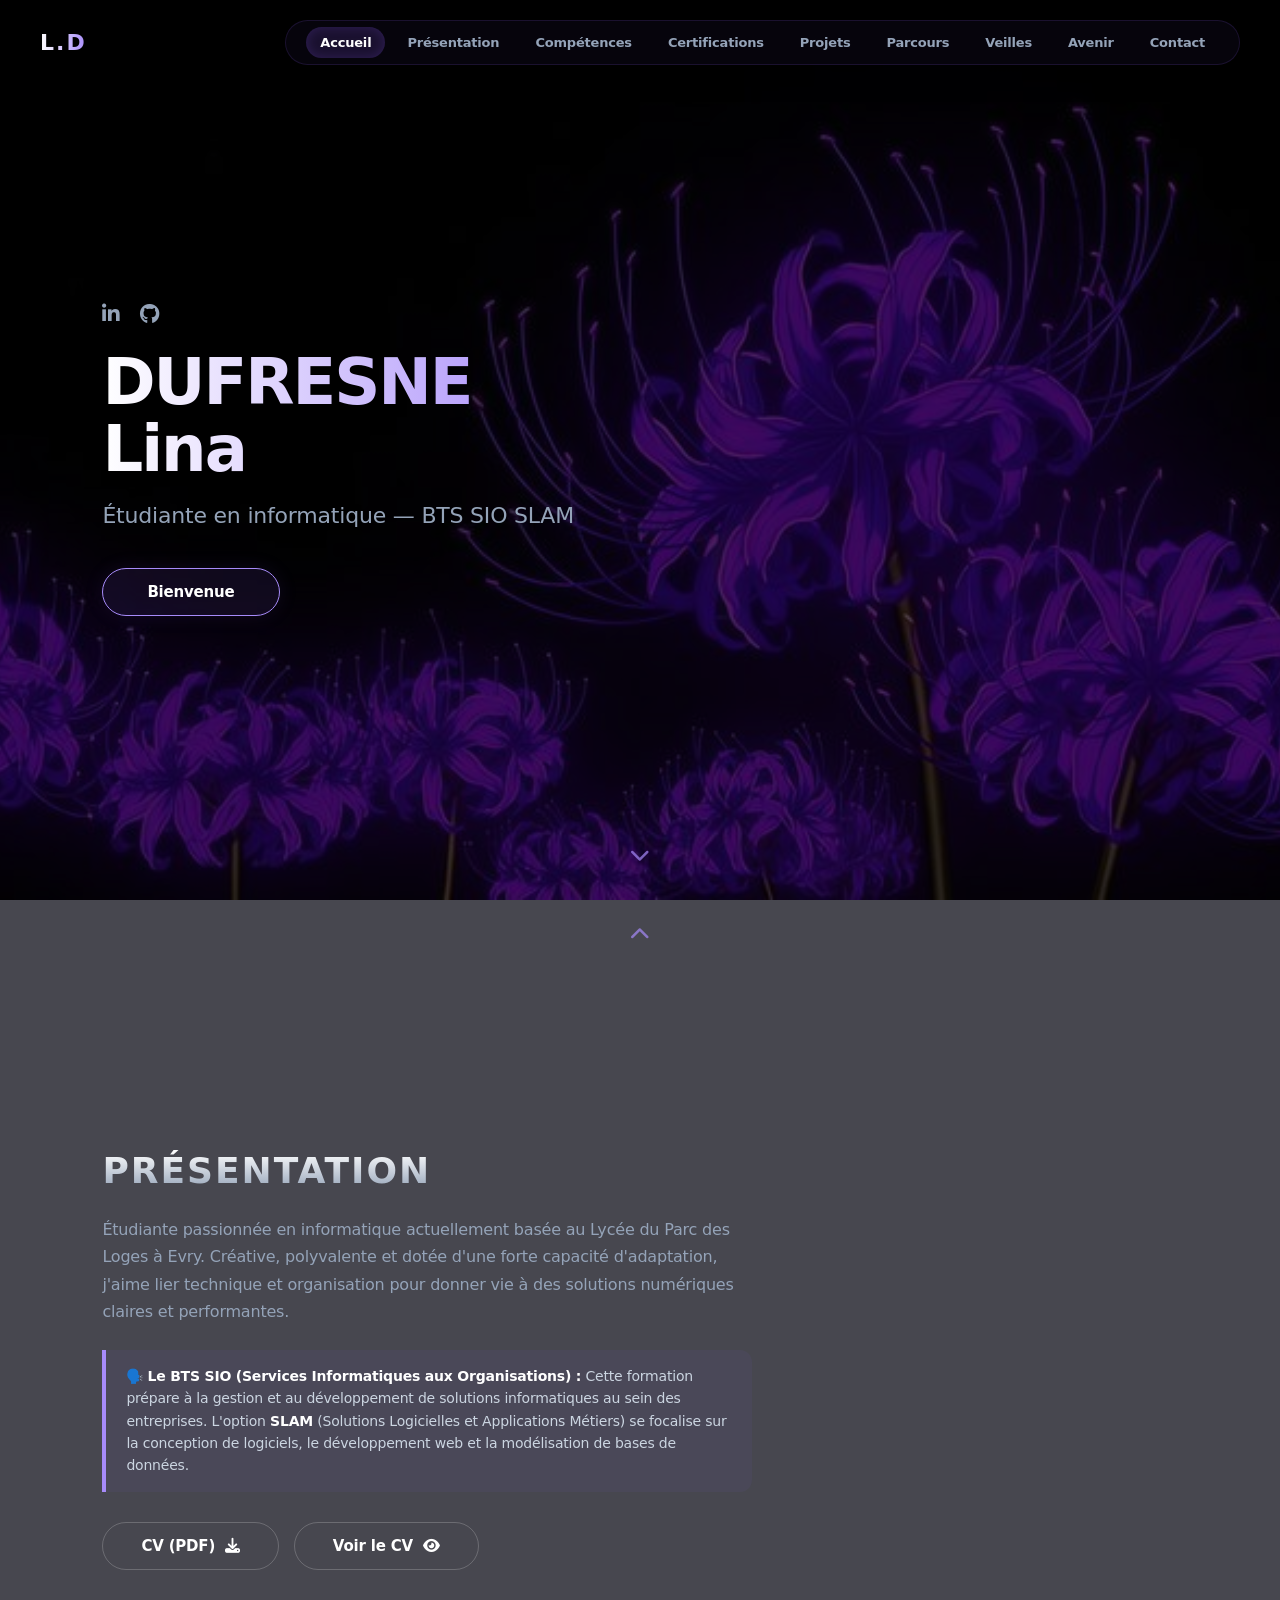
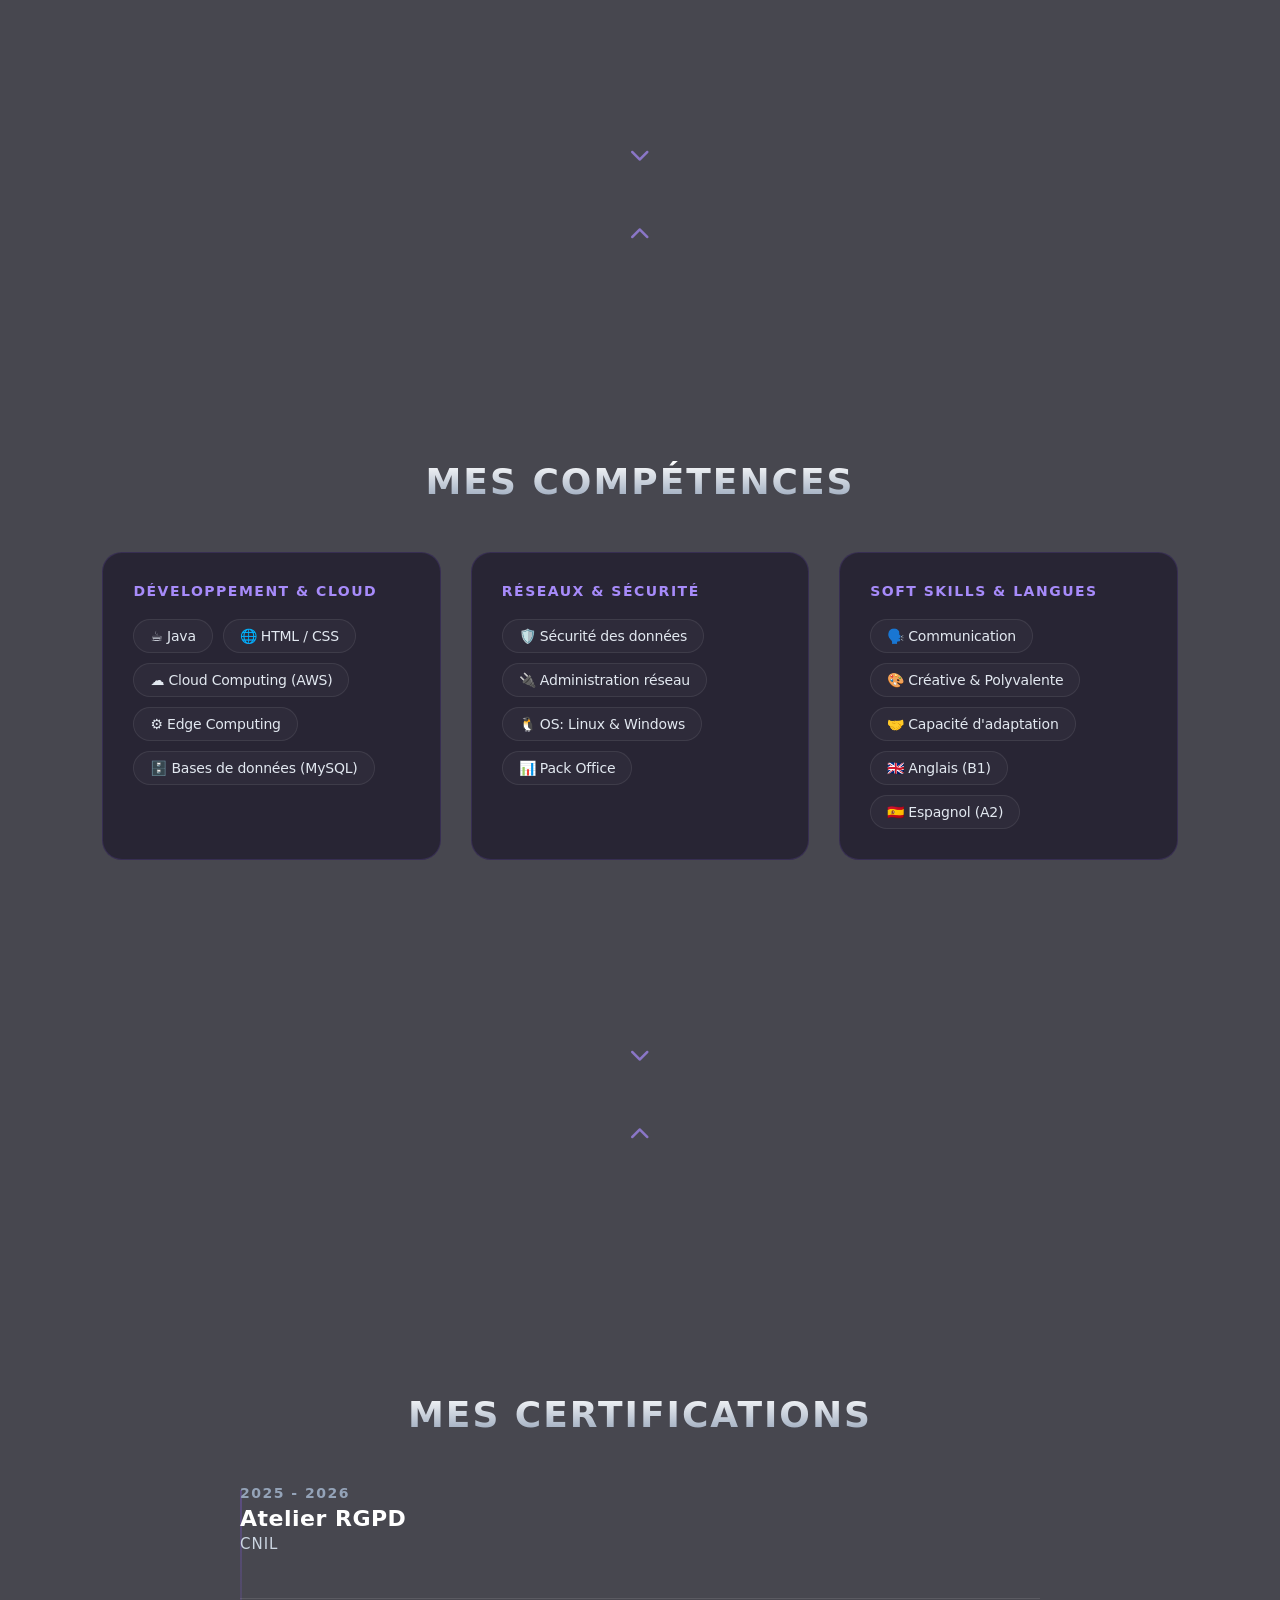
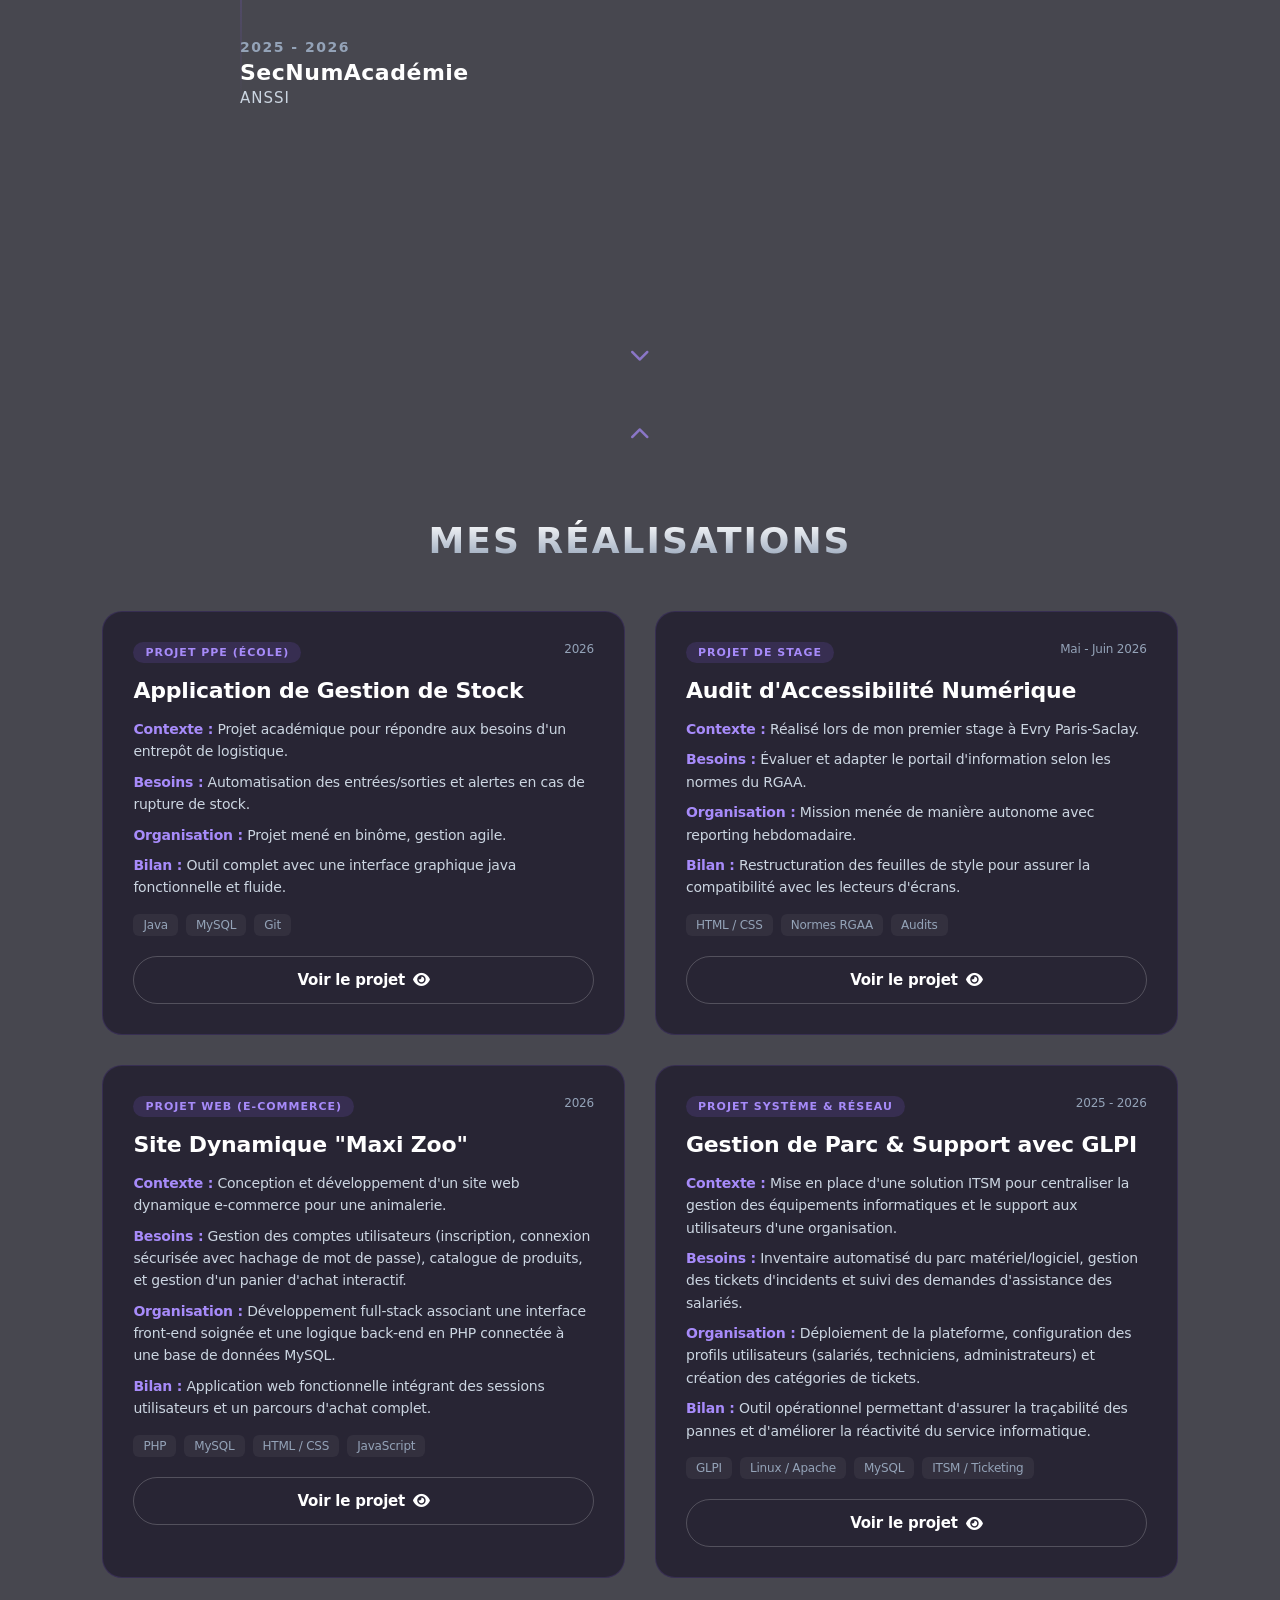
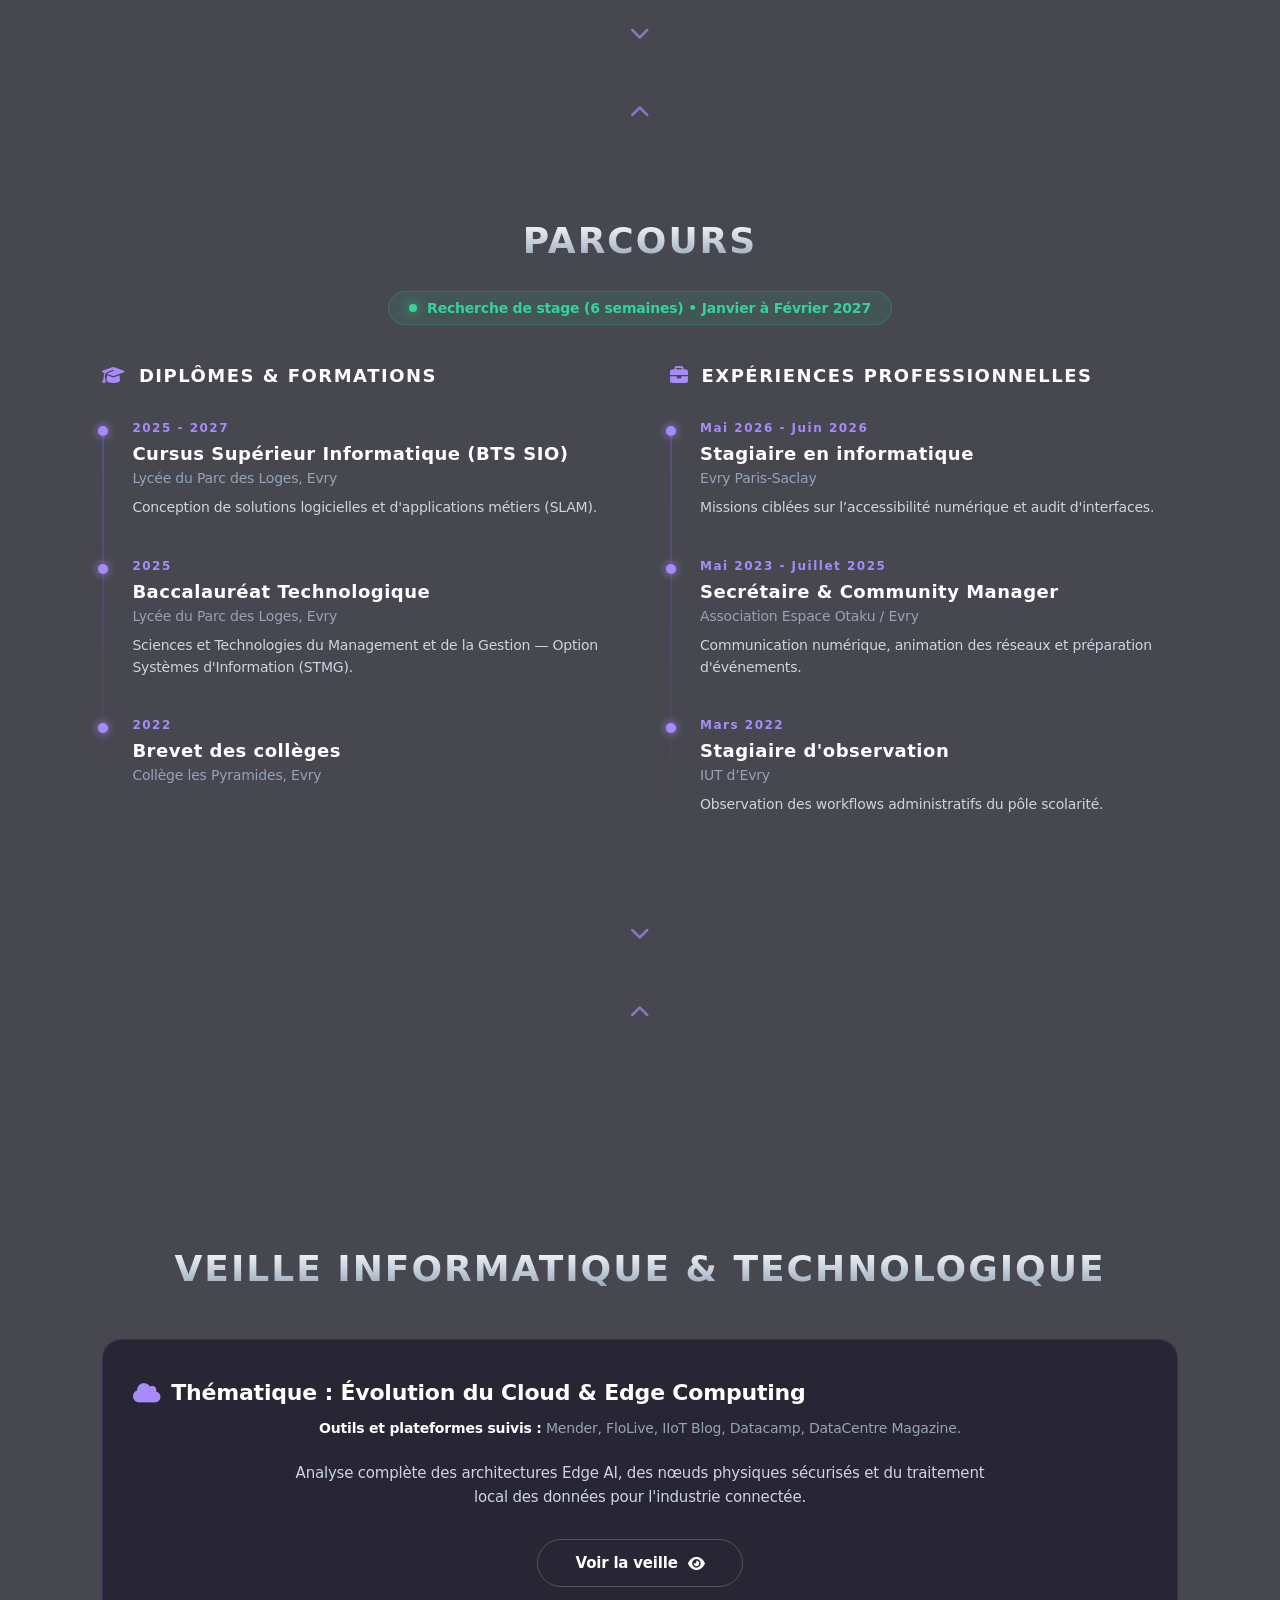
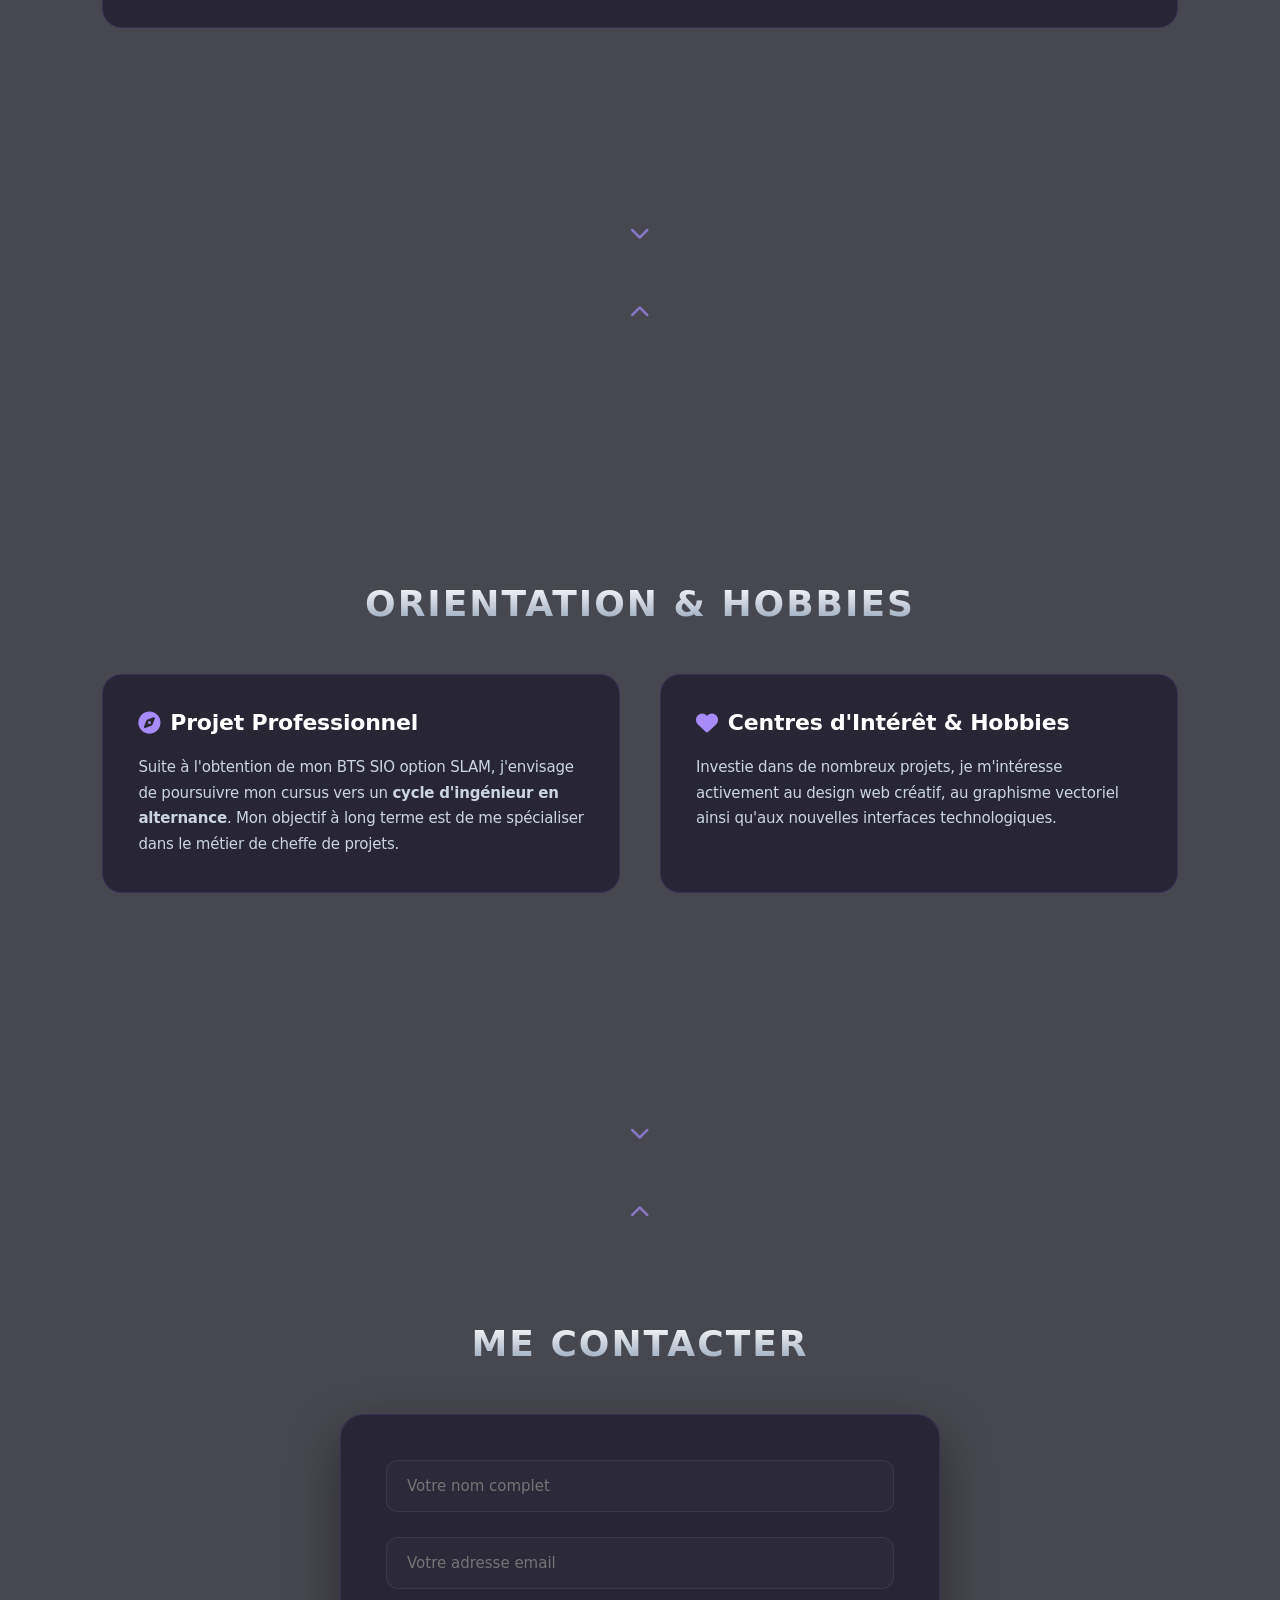
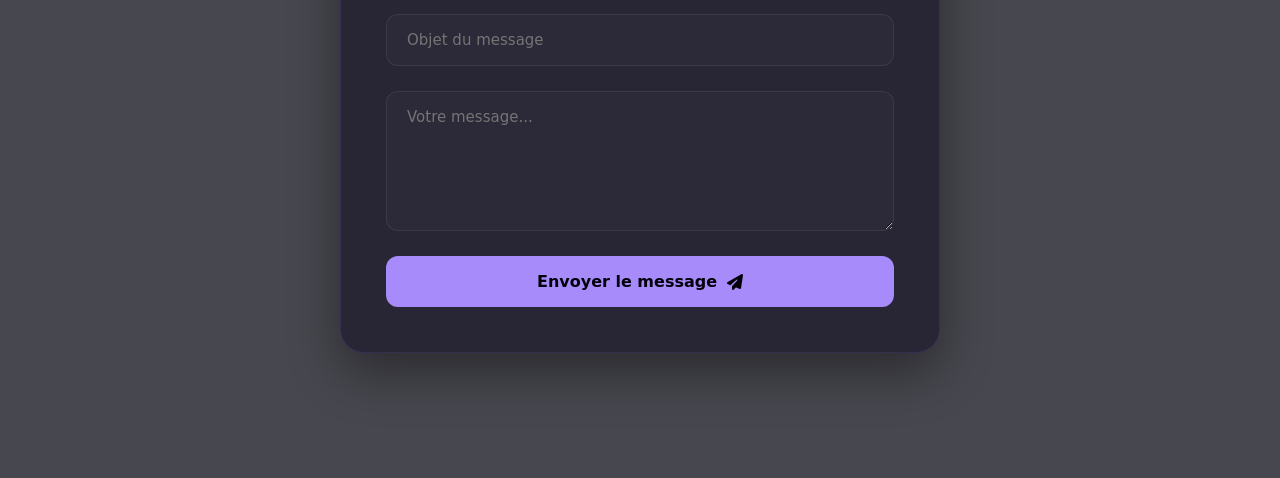
<file: index.html>
<!-- le site est en français -->
<html lang="fr">
    <head>
        <title>Portfolio - Lina Dufresne (BTS SIO)</title>

        <!-- Adaptation mobile : force le site à s'adapter à la largeur réelle de l'écran du téléphone -->
        <meta name="viewport" content="width=device-width, initial-scale=1.0">
        
        <!-- Chargement de la bibliothèque d'icônes Font Awesome -->
        <link rel="stylesheet" href="https://cdnjs.cloudflare.com/ajax/libs/font-awesome/6.4.0/css/all.min.css">
        <link rel="stylesheet" href="style.css">
    </head>
    <body>

        <!-- Barre de Navigation -->
        <header>
            <div class="logo">L.D</div>
            <nav>
                <a href="#accueil" class="active">Accueil</a>
                <a href="#presentation">Présentation</a>
                <a href="#competences">Compétences</a>
                <a href="#certifications">Certifications</a>
                <a href="#projets">Projets</a>
                <a href="#parcours">Parcours</a>
                <a href="#veilles">Veilles</a>
                <a href="#avenir">Avenir</a>
                <a href="#contact">Contact</a>
            </nav>
        </header>


        <!-- Slide 1: Accueil -->
        <section id="accueil" class="page-home">
            <div class="home-left">
                <div class="home-icons">

                    <!--//accès à mon linkedin -->
                    <a href="https://www.linkedin.com/in/lina-dufresne-37aab9410?utm_source=share_via&utm_content=profile&utm_medium=member_ios" target="_blank"><i class="fab fa-linkedin-in"></i></a>
                   
                    <!-- accès à mon github -->
                    <a href="https://github.com/Minersa-min" target="_blank"><i class="fab fa-github"></i></a>
                </div>
                <h1 class="home-title">DUFRESNE<br>Lina</h1>
                <p class="home-subtitle">Étudiante en informatique — BTS SIO SLAM</p>
                <a href="#presentation" class="btn-welcome">Bienvenue</a>
            </div>
            <div class="home-right-illustration"></div>
            <a href="#presentation" class="scroll-arrow"><i class="fas fa-chevron-down"></i></a>
        </section>



        <!-- Slide 2 : PRÉSENTATION -->
        <section id="presentation" class="page-about">
            <a href="#accueil" class="scroll-arrow" style="top: 25px; bottom: auto; animation: none;"><i class="fas fa-chevron-up"></i></a>
            
            <div class="about-content">
                <h2 class="section-title" style="text-align: left; margin-bottom: 25px;">Présentation</h2>
                <p class="about-text">
                    Étudiante passionnée en informatique actuellement basée au Lycée du Parc des Loges à Evry. 
                    Créative, polyvalente et dotée d'une forte capacité d'adaptation, j'aime lier technique et organisation pour donner vie à des solutions numériques claires et performantes.
                </p>
                
                <div class="bts-box">
                    🗣️ <strong>Le BTS SIO (Services Informatiques aux Organisations) :</strong> Cette formation prépare à la gestion et au développement de solutions informatiques au sein des entreprises. L'option <strong>SLAM</strong> (Solutions Logicielles et Applications Métiers) se focalise sur la conception de logiciels, le développement web et la modélisation de bases de données.
                </div>

                <div style="display: flex; gap: 15px; flex-wrap: wrap;">
                    <!-- Bouton pour télécharger le CV en PDF -->
                    <a href="CV_Dufresne_Lina.pdf" class="btn-outlined" download><span>CV (PDF)</span> <i class="fas fa-download"></i></a>
                    
                    <!-- Bouton pour voir le CV en HTML -->
                    <a href="cv.html" class="btn-outlined" target="_blank"><span>Voir le CV</span> <i class="fas fa-eye"></i></a>
                </div>
            </div>

            <a href="#competences" class="scroll-arrow"><i class="fas fa-chevron-down"></i></a>
        </section>


        <!-- Slide 3 : COMPÉTENCES -->
        <section id="competences" class="page-skills">
            <a href="#presentation" class="scroll-arrow" style="top: 25px; bottom: auto; animation: none;"><i class="fas fa-chevron-up"></i></a>
            <h2 class="section-title">Mes Compétences</h2>
            
            <div class="skills-grid">
                <div class="tag-group">
                    <h4>Développement &amp; Cloud</h4>
                    <div class="tag-list">
                        <span class="tag">☕ Java</span>
                        <span class="tag">🌐 HTML / CSS</span>
                        <span class="tag">☁️ Cloud Computing (AWS)</span>
                        <span class="tag">⚙️ Edge Computing</span>
                        <span class="tag">🗄️ Bases de données (MySQL)</span>
                    </div>
                </div>

                <div class="tag-group">
                    <h4>Réseaux &amp; Sécurité</h4>
                    <div class="tag-list">
                        <span class="tag">🛡️ Sécurité des données</span>
                        <span class="tag">🔌 Administration réseau</span>
                        <span class="tag">🐧 OS: Linux &amp; Windows</span>
                        <span class="tag">📊 Pack Office</span>
                    </div>
                </div>

                <div class="tag-group">
                    <h4>Soft Skills &amp; Langues</h4>
                    <div class="tag-list">
                        <span class="tag">🗣️ Communication</span>
                        <span class="tag">🎨 Créative &amp; Polyvalente</span>
                        <span class="tag">🤝 Capacité d'adaptation</span>
                        <span class="tag">🇬🇧 Anglais (B1)</span>
                        <span class="tag">🇪🇸 Espagnol (A2)</span>
                    </div>
                </div>
            </div>

            <a href="#certifications" class="scroll-arrow"><i class="fas fa-chevron-down"></i></a>
        </section>


        <!-- Slide 4 : CERTIFICATIONS -->
        <section id="certifications" class="page-certifications">
            <a href="#competences" class="scroll-arrow" style="top: 25px; bottom: auto; animation: none;"><i class="fas fa-chevron-up"></i></a>
            <h2 class="section-title">Mes Certifications</h2>
            
            <div class="timeline-columns" style="max-width: 800px; margin: 0 auto;">
                <div class="timeline-column" style="width: 100%;">
                    <div class="timeline" style="border-left: none; padding-left: 0;">
                        
                        <div class="timeline-item" style="padding-left: 0; margin-bottom: 40px; border-bottom: 1px solid rgba(255,255,255,0.1); padding-bottom: 30px;">
                            <div class="timeline-bullet" style="display: none;"></div>
                            <div class="timeline-date" style="color: #94a3b8; font-size: 14px; margin-bottom: 5px;">2025 - 2026</div>
                            <div class="timeline-title" style="font-size: 22px; font-weight: bold; color: #fff; margin-bottom: 4px;">Atelier RGPD</div>
                            <div class="timeline-subtitle" style="font-size: 15px; color: #cbd5e1; text-transform: uppercase; letter-spacing: 1px; margin-bottom: 15px;">CNIL</div>
                        </div>

                        <div class="timeline-item" style="padding-left: 0; margin-bottom: 20px;">
                            <div class="timeline-bullet" style="display: none;"></div>
                            <div class="timeline-date" style="color: #94a3b8; font-size: 14px; margin-bottom: 5px;">2025 - 2026</div>
                            <div class="timeline-title" style="font-size: 22px; font-weight: bold; color: #fff; margin-bottom: 4px;">SecNumAcadémie</div>
                            <div class="timeline-subtitle" style="font-size: 15px; color: #cbd5e1; text-transform: uppercase; letter-spacing: 1px; margin-bottom: 15px;">ANSSI</div>
                        </div>

                    </div>
                </div>
            </div>

            <a href="#projets" class="scroll-arrow"><i class="fas fa-chevron-down"></i></a>
        </section>


         <!-- PAGE 5 : PROJETS & RÉALISATIONS -->
        <section id="projets" class="page-projects">
            <a href="#certifications" class="scroll-arrow" style="top: 25px; bottom: auto; animation: none;"><i class="fas fa-chevron-up"></i></a>
            <h2 class="section-title">Mes Réalisations</h2>

            <div class="projects-grid">
                <!-- Projet 1 : Gestion de Stock -->
                <div class="project-card">
                    <div class="project-header">
                        <span class="project-type">Projet PPE (École)</span>
                        <span class="project-date">2026</span>
                    </div>
                    <h3>Application de Gestion de Stock</h3>
                    <div class="project-details">
                        <p><strong>Contexte :</strong> Projet académique pour répondre aux besoins d'un entrepôt de logistique.</p>
                        <p><strong>Besoins :</strong> Automatisation des entrées/sorties et alertes en cas de rupture de stock.</p>
                        <p><strong>Organisation :</strong> Projet mené en binôme, gestion agile.</p>
                        <p><strong>Bilan :</strong> Outil complet avec une interface graphique java fonctionnelle et fluide.</p>
                    </div>
                    <div class="project-techs" style="margin-bottom: 20px;">
                        <span class="tech-badge">Java</span>
                        <span class="tech-badge">MySQL</span>
                        <span class="tech-badge">Git</span>
                    </div>
                    <a href="projet-gestion-stock.html" target="_blank" class="btn-outlined" style="display: inline-flex; align-items: center; gap: 8px; width: 100%; justify-content: center;">
                        <span>Voir le projet</span> <i class="fas fa-eye"></i>
                    </a>
                </div>

                <!-- Projet 2 : Audit d'Accessibilité -->
                <div class="project-card">
                    <div class="project-header">
                        <span class="project-type">Projet de Stage</span>
                        <span class="project-date">Mai - Juin 2026</span>
                    </div>
                    <h3>Audit d'Accessibilité Numérique</h3>
                    <div class="project-details">
                        <p><strong>Contexte :</strong> Réalisé lors de mon premier stage à Evry Paris-Saclay.</p>
                        <p><strong>Besoins :</strong> Évaluer et adapter le portail d'information selon les normes du RGAA.</p>
                        <p><strong>Organisation :</strong> Mission menée de manière autonome avec reporting hebdomadaire.</p>
                        <p><strong>Bilan :</strong> Restructuration des feuilles de style pour assurer la compatibilité avec les lecteurs d'écrans.</p>
                    </div>
                    <div class="project-techs" style="margin-bottom: 20px;">
                        <span class="tech-badge">HTML / CSS</span>
                        <span class="tech-badge">Normes RGAA</span>
                        <span class="tech-badge">Audits</span>
                    </div>
                    <a href="projet-audit-accessibilite.html" target="_blank" class="btn-outlined" style="display: inline-flex; align-items: center; gap: 8px; width: 100%; justify-content: center;">
                        <span>Voir le projet</span> <i class="fas fa-eye"></i>
                    </a>
                </div>
                
                <!-- Projet 3 : Maxi Zoo -->
                <div class="project-card">
                    <div class="project-header">
                        <span class="project-type">Projet Web (E-commerce)</span>
                        <span class="project-date">2026</span>
                    </div>
                    <h3>Site Dynamique "Maxi Zoo"</h3>
                    <div class="project-details">
                        <p><strong>Contexte :</strong> Conception et développement d'un site web dynamique e-commerce pour une animalerie.</p>
                        <p><strong>Besoins :</strong> Gestion des comptes utilisateurs (inscription, connexion sécurisée avec hachage de mot de passe), catalogue de produits, et gestion d'un panier d'achat interactif.</p>
                        <p><strong>Organisation :</strong> Développement full-stack associant une interface front-end soignée et une logique back-end en PHP connectée à une base de données MySQL.</p>
                        <p><strong>Bilan :</strong> Application web fonctionnelle intégrant des sessions utilisateurs et un parcours d'achat complet.</p>
                    </div>
                    <div class="project-techs" style="margin-bottom: 20px;">
                        <span class="tech-badge">PHP</span>
                        <span class="tech-badge">MySQL</span>
                        <span class="tech-badge">HTML / CSS</span>
                        <span class="tech-badge">JavaScript</span>
                    </div>
                    <a href="projet-maxi-zoo.html" target="_blank" class="btn-outlined" style="display: inline-flex; align-items: center; gap: 8px; width: 100%; justify-content: center;">
                        <span>Voir le projet</span> <i class="fas fa-eye"></i>
                    </a>
                </div>
                <!-- Projet 4 : GLPI -->
                <div class="project-card">
                    <div class="project-header">
                        <span class="project-type">Projet Système &amp; Réseau</span>
                        <span class="project-date">2025 - 2026</span>
                    </div>
                    <h3>Gestion de Parc &amp; Support avec GLPI</h3>
                    <div class="project-details">
                        <p><strong>Contexte :</strong> Mise en place d'une solution ITSM pour centraliser la gestion des équipements informatiques et le support aux utilisateurs d'une organisation.</p>
                        <p><strong>Besoins :</strong> Inventaire automatisé du parc matériel/logiciel, gestion des tickets d'incidents et suivi des demandes d'assistance des salariés.</p>
                        <p><strong>Organisation :</strong> Déploiement de la plateforme, configuration des profils utilisateurs (salariés, techniciens, administrateurs) et création des catégories de tickets.</p>
                        <p><strong>Bilan :</strong> Outil opérationnel permettant d'assurer la traçabilité des pannes et d'améliorer la réactivité du service informatique.</p>
                    </div>
                    <div class="project-techs" style="margin-bottom: 20px;">
                        <span class="tech-badge">GLPI</span>
                        <span class="tech-badge">Linux / Apache</span>
                        <span class="tech-badge">MySQL</span>
                        <span class="tech-badge">ITSM / Ticketing</span>
                    </div>
                    <a href="projet-glpi.html" target="_blank" class="btn-outlined" style="display: inline-flex; align-items: center; gap: 8px; width: 100%; justify-content: center;">
                        <span>Voir le projet</span> <i class="fas fa-eye"></i>
                    </a>
                </div>
            </div>

            <a href="#parcours" class="scroll-arrow"><i class="fas fa-chevron-down"></i></a>
        </section>



        <!-- Slide 6 : PARCOURS -->
        <section id="parcours" class="page-timeline">
            <a href="#projets" class="scroll-arrow" style="top: 25px; bottom: auto; animation: none;"><i class="fas fa-chevron-up"></i></a>
            <h2 class="section-title">Parcours</h2>
            
            <div class="status-tag">
                <span class="status-dot"></span>
                <span>Recherche de stage (6 semaines) • Janvier à Février 2027</span>
            </div>

            <div class="timeline-columns">
                <div class="timeline-column">
                    <h3 class="sub-column-title"><i class="fas fa-graduation-cap"></i> <span>Diplômes &amp; Formations</span></h3>
                    <div class="timeline">
                        <div class="timeline-item">
                            <div class="timeline-bullet"></div>
                            <div class="timeline-date">2025 - 2027</div>
                            <div class="timeline-title">Cursus Supérieur Informatique (BTS SIO)</div>
                            <div class="timeline-subtitle">Lycée du Parc des Loges, Evry</div>
                            <div class="timeline-desc">Conception de solutions logicielles et d'applications métiers (SLAM).</div>
                        </div>
                        <div class="timeline-item">
                            <div class="timeline-bullet"></div>
                            <div class="timeline-date">2025</div>
                            <div class="timeline-title">Baccalauréat Technologique</div>
                            <div class="timeline-subtitle">Lycée du Parc des Loges, Evry</div>
                            <div class="timeline-desc">Sciences et Technologies du Management et de la Gestion — Option Systèmes d'Information (STMG).</div>
                        </div>
                        <div class="timeline-item">
                            <div class="timeline-bullet"></div>
                            <div class="timeline-date">2022</div>
                            <div class="timeline-title">Brevet des collèges</div>
                            <div class="timeline-subtitle">Collège les Pyramides, Evry</div>
                        </div>
                    </div>
                </div>

                <div class="timeline-column">
                    <h3 class="sub-column-title"><i class="fas fa-briefcase"></i> <span>Expériences Professionnelles</span></h3>
                    <div class="timeline">
                        <div class="timeline-item">
                            <div class="timeline-bullet"></div>
                            <div class="timeline-date">Mai 2026 - Juin 2026</div>
                            <div class="timeline-title">Stagiaire en informatique</div>
                            <div class="timeline-subtitle">Evry Paris-Saclay</div>
                            <div class="timeline-desc">Missions ciblées sur l’accessibilité numérique et audit d'interfaces.</div>
                        </div>
                        <div class="timeline-item">
                            <div class="timeline-bullet"></div>
                            <div class="timeline-date">Mai 2023 - Juillet 2025</div>
                            <div class="timeline-title">Secrétaire &amp; Community Manager</div>
                            <div class="timeline-subtitle">Association Espace Otaku / Evry</div>
                            <div class="timeline-desc">Communication numérique, animation des réseaux et préparation d'événements.</div>
                        </div>
                        <div class="timeline-item">
                            <div class="timeline-bullet"></div>
                            <div class="timeline-date">Mars 2022</div>
                            <div class="timeline-title">Stagiaire d'observation</div>
                            <div class="timeline-subtitle">IUT d’Evry</div>
                            <div class="timeline-desc">Observation des workflows administratifs du pôle scolarité.</div>
                        </div>
                    </div>
                </div>
            </div>

            <a href="#veilles" class="scroll-arrow"><i class="fas fa-chevron-down"></i></a>
        </section>


        <!-- Slide 7 : VEILLES INFORMATIQUES -->
        <section id="veilles" class="page-veilles">
            <a href="#parcours" class="scroll-arrow" style="top: 25px; bottom: auto; animation: none;"><i class="fas fa-chevron-up"></i></a>
            <h2 class="section-title">Veille Informatique &amp; Technologique</h2>

            <div class="veille-container">
                <div class="veille-block" style="text-align: center; padding: 40px 30px;">
                    <h3><i class="fas fa-cloud"></i> <span>Thématique : Évolution du Cloud &amp; Edge Computing</span></h3>
                    <div class="veille-tools" style="margin-top: 15px;">
                        <strong>Outils et plateformes suivis :</strong> Mender, FloLive, IIoT Blog, Datacamp, DataCentre Magazine.
                    </div>
                    <p style="color: #cbd5e1; font-size: 15px; line-height: 1.6; margin-bottom: 30px; max-width: 700px; margin-left: auto; margin-right: auto;">
                        Analyse complète des architectures Edge AI, des nœuds physiques sécurisés et du traitement local des données pour l'industrie connectée.
                    </p>
                    
                    <a href="veille_index.html" class="btn-outlined" style="display: inline-flex; align-items: center; gap: 10px;">
                        <span>Voir la veille</span> <i class="fas fa-eye"></i>
                    </a>
                </div>
            </div>

            <a href="#avenir" class="scroll-arrow"><i class="fas fa-chevron-down"></i></a>
        </section>



        <!-- PAGE 8 : ORIENTATION & HOBBIES -->
        <section id="avenir" class="page-future">
            <a href="#veilles" class="scroll-arrow" style="top: 25px; bottom: auto; animation: none;"><i class="fas fa-chevron-up"></i></a>
            <h2 class="section-title">Orientation &amp; Hobbies</h2>

            <div class="future-grid">
                <div class="future-card">
                    <h3><i class="fas fa-compass"></i> <span>Projet Professionnel</span></h3>
                    <p>
                        Suite à l'obtention de mon BTS SIO option SLAM, j'envisage de poursuivre mon cursus vers un <strong>cycle d'ingénieur en alternance</strong>. Mon objectif à long terme est de me spécialiser dans le métier de cheffe de projets.
                    </p>
                </div>

                <div class="future-card">
                    <h3><i class="fas fa-heart"></i> <span>Centres d'Intérêt &amp; Hobbies</span></h3>
                    <p>
                        Investie dans de nombreux projets, je m'intéresse activement au design web créatif, au graphisme vectoriel ainsi qu'aux nouvelles interfaces technologiques.
                    </p>
                </div>
            </div>

            <a href="#contact" class="scroll-arrow"><i class="fas fa-chevron-down"></i></a>
        </section>


        <!-- Slide 9 : ME CONTACTER -->
        <section id="contact" class="page-contact">
            <a href="#avenir" class="scroll-arrow" style="top: 25px; bottom: auto; animation: none;"><i class="fas fa-chevron-up"></i></a>
            <h2 class="section-title">Me Contacter</h2>
            
            <div class="contact-container">
                <form action="https://formsubmit.co/dufresnelina@yahoo.com" method="POST">
                    
                    <input type="hidden" name="_captcha" value="false">
                    <input type="hidden" name="_next" value="https://minersa-min.github.io/LD_portfolio/#contact">

                    <div class="form-group">
                        <input type="text" name="name" placeholder="Votre nom complet" required>
                    </div>
                    <div class="form-group">
                        <input type="email" name="email" placeholder="Votre adresse email" required>
                    </div>
                    <div class="form-group">
                        <input type="text" name="subject" placeholder="Objet du message" required>
                    </div>
                    <div class="form-group">
                        <textarea name="message" placeholder="Votre message..." required></textarea>
                    </div>

                    <button type="submit" class="btn-submit">
                        <span>Envoyer le message</span> <i class="fas fa-paper-plane"></i>
                    </button>
                </form>
            </div>
        </section>

    </body>
</html>
</file>
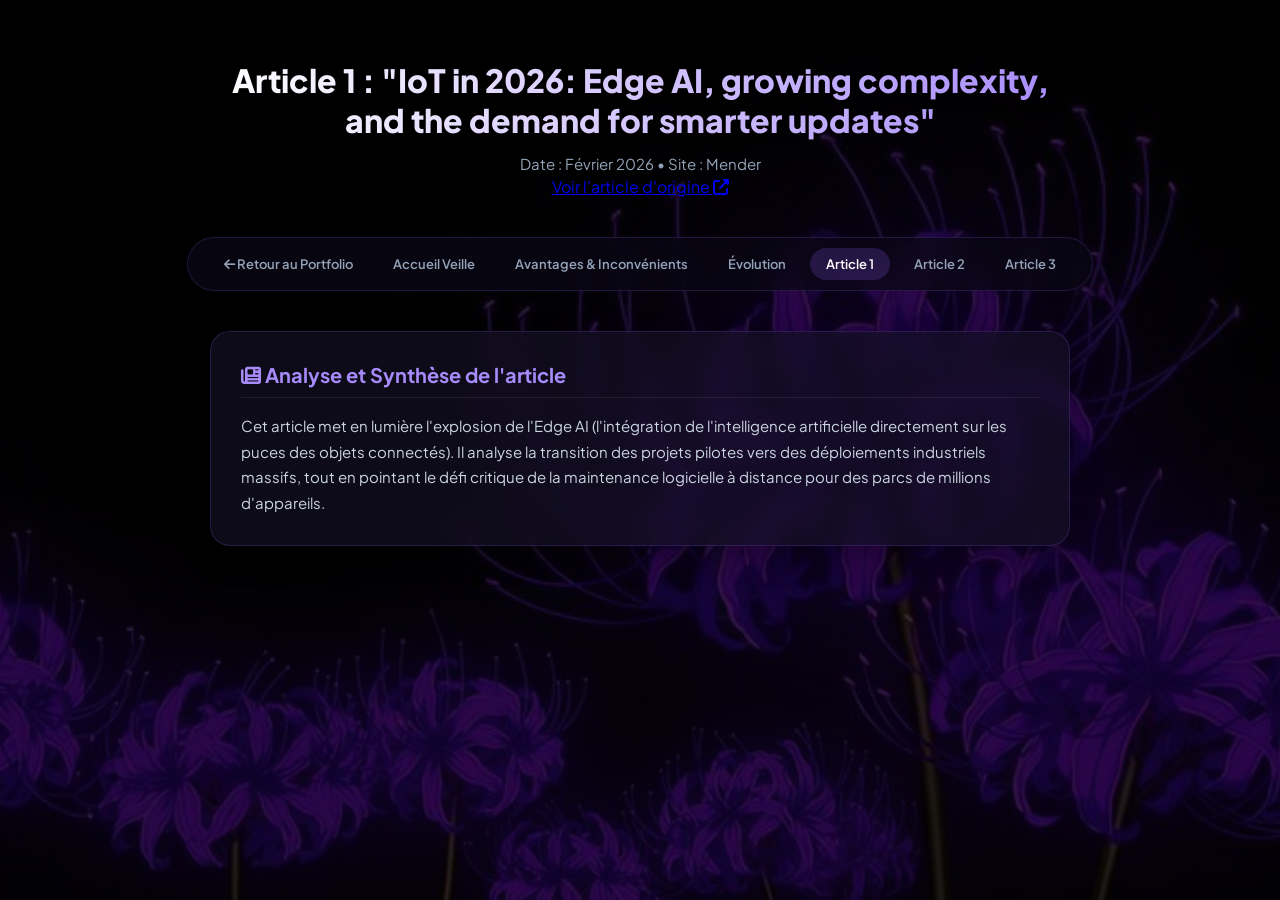
<file: Article1.html>
<html lang="fr">
    <head>
    
        <title>Article 1 - Edge Computing</title>
        <link rel="stylesheet" href="https://cdnjs.cloudflare.com/ajax/libs/font-awesome/6.4.0/css/all.min.css">
        <link rel="stylesheet" href="style_veille.css">
    </head>
    <body>

        <header>
            <h1>Article 1 : "IoT in 2026: Edge AI, growing complexity, and the demand for smarter updates"</h1>
            <p>Date : Février 2026 &bull; Site : Mender</p>
            <a href="https://mender.io/blog/iot-in-2026-edge-ai-growing-complexity-and-the-demand-for-smarter-updates" target="_blank" class="original-link">
                <span>Voir l'article d'origine</span> <i class="fas fa-external-link-alt"></i>
            </a>
        </header>

        <nav>
            <a href="index.html#veilles" class="btn-back"><i class="fas fa-arrow-left"></i> Retour au Portfolio</a>
            <a href="veille_index.html">Accueil Veille</a>
            <a href="avantagesETinconvenients.html">Avantages & Inconvénients</a>
            <a href="evolution.html">Évolution</a>
            <a href="Article1.html" class="active">Article 1</a>
            <a href="Article2.html">Article 2</a>
            <a href="Article3.html">Article 3</a>
        </nav>

        <div class="container">
            <article>
                <div class="bloc">
                    <h2><i class="fas fa-newspaper"></i> Analyse et Synthèse de l'article</h2>
                    <p>
                        Cet article met en lumière l'explosion de l'Edge AI (l'intégration de l'intelligence artificielle directement sur les puces des objets connectés). Il analyse la transition des projets pilotes vers des déploiements industriels massifs, tout en pointant le défi critique de la maintenance logicielle à distance pour des parcs de millions d'appareils.
                    </p>
                </div>
            </article>
        </div>

    </body>
</html>
</file>
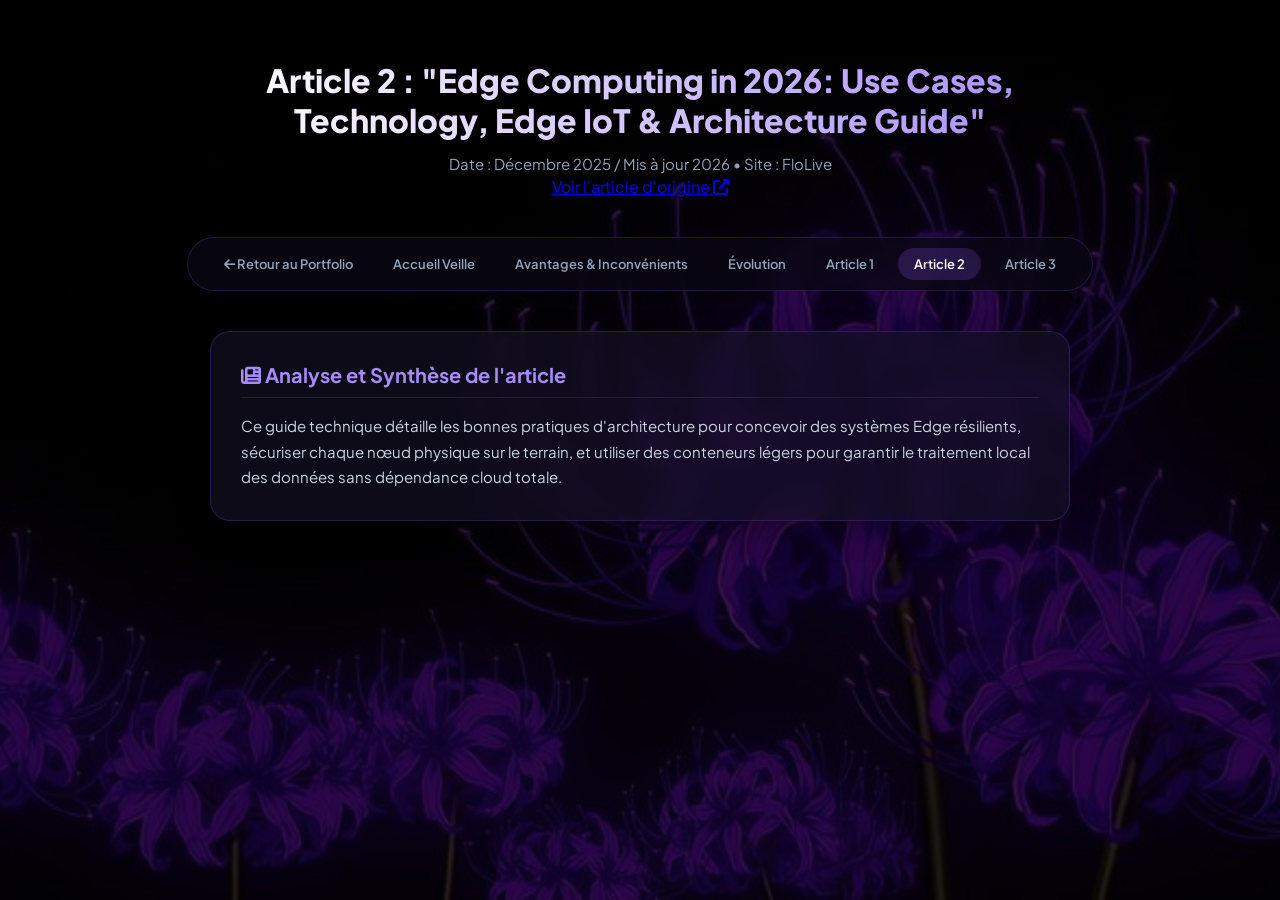
<file: Article2.html>
<html lang="fr">
    <head>
        <title>Article 2 - Edge Computing</title>
        <link rel="stylesheet" href="https://cdnjs.cloudflare.com/ajax/libs/font-awesome/6.4.0/css/all.min.css">
        <link rel="stylesheet" href="style_veille.css">
    </head>
    <body>

        <header>
            <h1>Article 2 : "Edge Computing in 2026: Use Cases, Technology, Edge IoT & Architecture Guide"</h1>
            <p>Date : Décembre 2025 / Mis à jour 2026 &bull; Site : FloLive</p>
            <a href="https://flolive.net/blog/glossary/edge-computing-in-2026/" target="_blank" class="original-link">
                <span>Voir l'article d'origine</span> <i class="fas fa-external-link-alt"></i>
            </a>
        </header>

        <nav>
            <a href="index.html#veilles" class="btn-back"><i class="fas fa-arrow-left"></i> Retour au Portfolio</a>
            <a href="veille_index.html">Accueil Veille</a>
            <a href="avantagesETinconvenients.html">Avantages & Inconvénients</a>
            <a href="evolution.html">Évolution</a>
            <a href="Article1.html">Article 1</a>
            <a href="Article2.html" class="active">Article 2</a>
            <a href="Article3.html">Article 3</a>
        </nav>

        <div class="container">
            <article>
                <div class="bloc">
                    <h2><i class="fas fa-newspaper"></i> Analyse et Synthèse de l'article</h2>
                    <p>
                        Ce guide technique détaille les bonnes pratiques d'architecture pour concevoir des systèmes Edge résilients, sécuriser chaque nœud physique sur le terrain, et utiliser des conteneurs légers pour garantir le traitement local des données sans dépendance cloud totale.
                    </p>
                </div>
            </article>
        </div>

    </body>
</html>
</file>
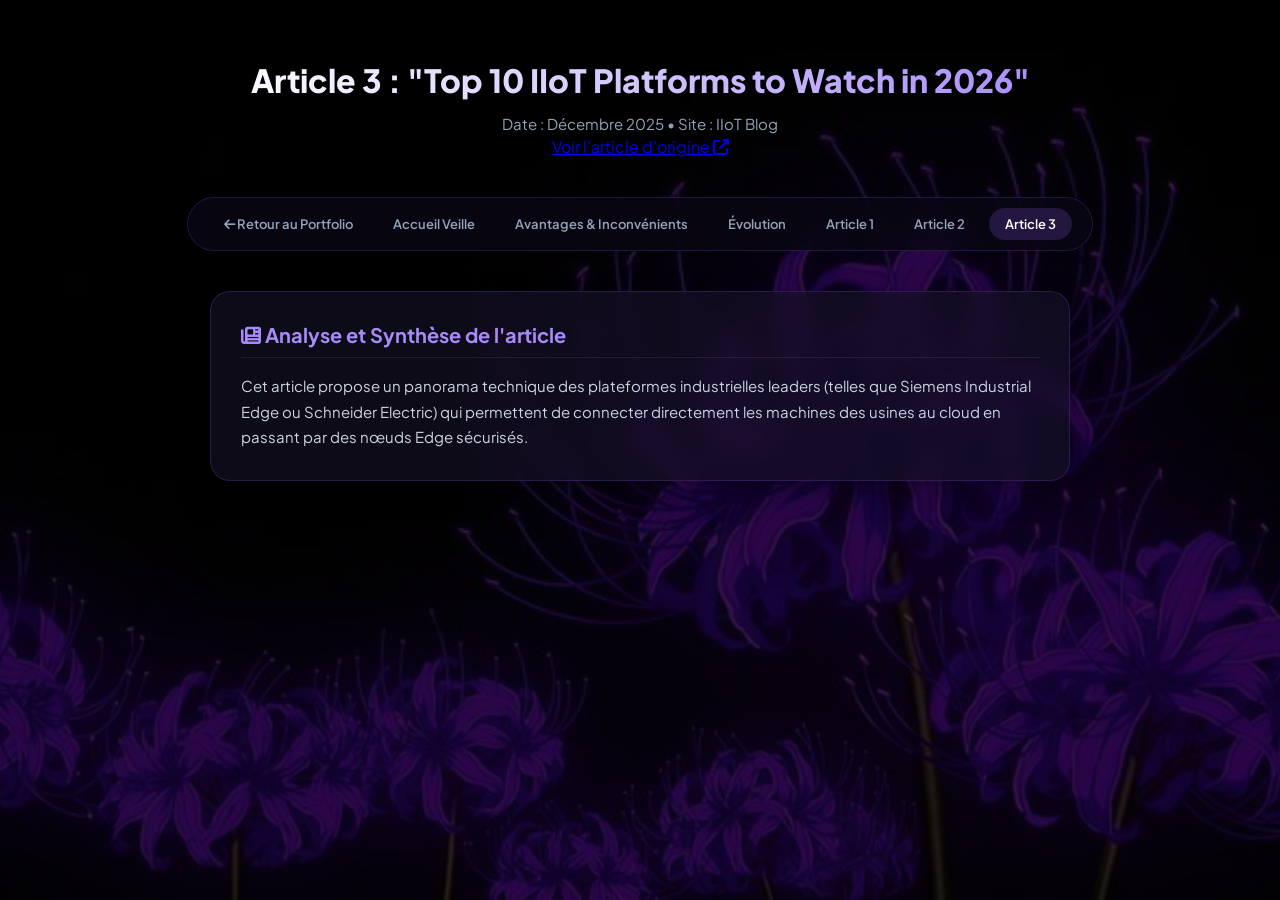
<file: Article3.html>
<html lang="fr">
    <head>
        <title>Article 3 - Edge Computing</title>
        <link rel="stylesheet" href="https://cdnjs.cloudflare.com/ajax/libs/font-awesome/6.4.0/css/all.min.css">
        <link rel="stylesheet" href="style_veille.css">
    </head>
    <body>

        <header>
            <h1>Article 3 : "Top 10 IIoT Platforms to Watch in 2026"</h1>
            <p>Date : Décembre 2025 &bull; Site : IIoT Blog</p>
            <a href="https://iiotblog.com/2025/12/12/top-10-iiot-platforms-to-watch-in-2026/" target="_blank" class="original-link">
                <span>Voir l'article d'origine</span> <i class="fas fa-external-link-alt"></i>
            </a>
        </header>

        <nav>
            <a href="index.html#veilles" class="btn-back"><i class="fas fa-arrow-left"></i> Retour au Portfolio</a>
            <a href="veille_index.html">Accueil Veille</a>
            <a href="avantagesETinconvenients.html">Avantages & Inconvénients</a>
            <a href="evolution.html">Évolution</a>
            <a href="Article1.html">Article 1</a>
            <a href="Article2.html">Article 2</a>
            <a href="Article3.html" class="active">Article 3</a>
        </nav>

        <div class="container">
            <article>
                <div class="bloc">
                    <h2><i class="fas fa-newspaper"></i> Analyse et Synthèse de l'article</h2>
                    <p>
                        Cet article propose un panorama technique des plateformes industrielles leaders (telles que Siemens Industrial Edge ou Schneider Electric) qui permettent de connecter directement les machines des usines au cloud en passant par des nœuds Edge sécurisés.
                    </p>
                </div>
            </article>
        </div>

    </body>
</html>
</file>
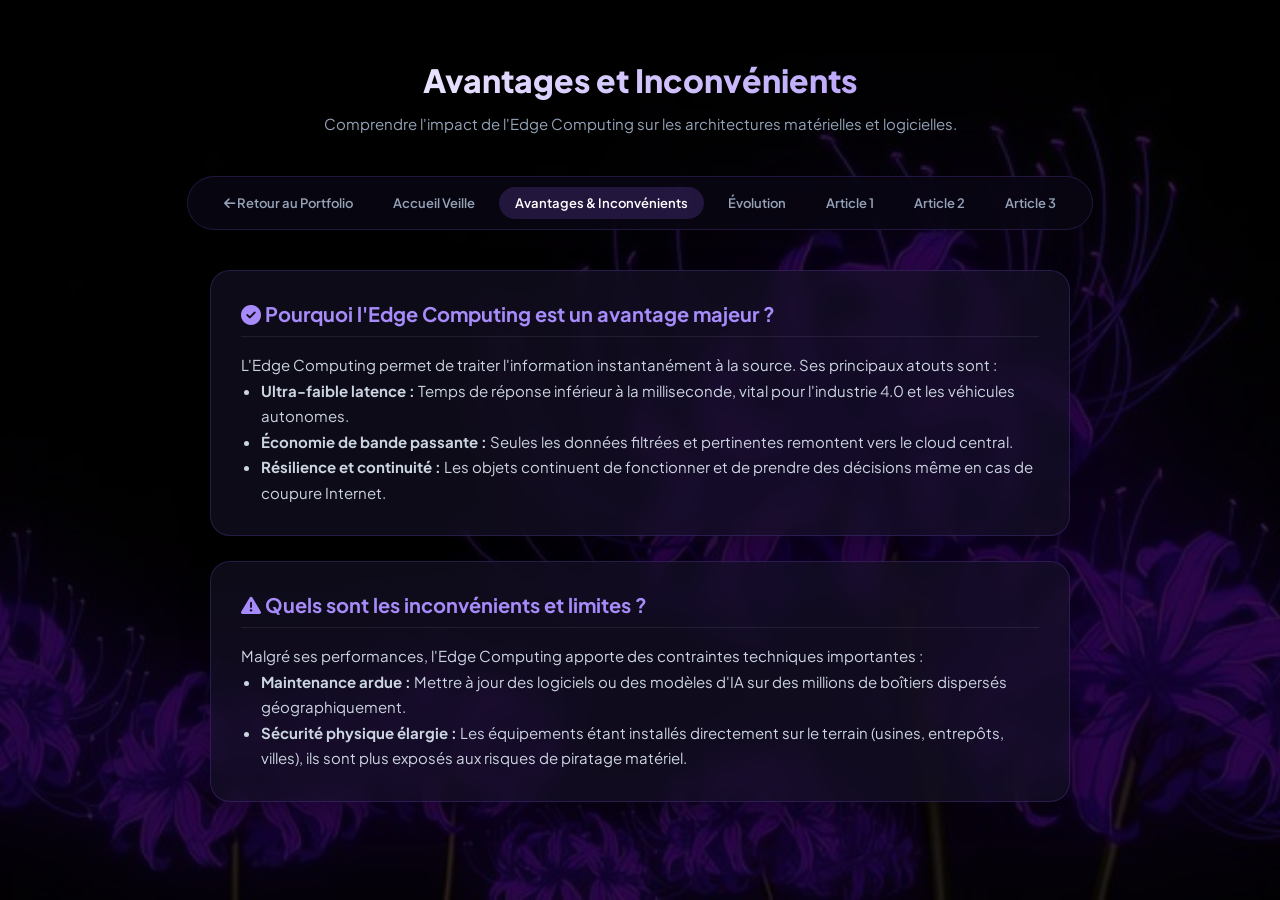
<file: avantagesETinconvenients.html>
<html lang="fr">
    <head>
        <title>Avantages et Inconvénients - Edge Computing</title>
        <link rel="stylesheet" href="https://cdnjs.cloudflare.com/ajax/libs/font-awesome/6.4.0/css/all.min.css">
        <link rel="stylesheet" href="style_veille.css">
    </head>
    <body>

        <header>
            <h1>Avantages et Inconvénients</h1>
            <p>Comprendre l'impact de l'Edge Computing sur les architectures matérielles et logicielles.</p>
        </header>

        <nav>
            <a href="index.html#veilles" class="btn-back"><i class="fas fa-arrow-left"></i> Retour au Portfolio</a>
            <a href="veille_index.html">Accueil Veille</a>
            <a href="avantagesETinconvenients.html" class="active">Avantages & Inconvénients</a>
            <a href="evolution.html">Évolution</a>
            <a href="Article1.html">Article 1</a>
            <a href="Article2.html">Article 2</a>
            <a href="Article3.html">Article 3</a>
        </nav>

        <div class="container">
            <article>
                <div class="bloc">
                    <h2><i class="fas fa-check-circle"></i> Pourquoi l'Edge Computing est un avantage majeur ?</h2>
                    <p>L'Edge Computing permet de traiter l'information instantanément à la source. Ses principaux atouts sont :</p>
                    <ul>
                        <li><strong>Ultra-faible latence :</strong> Temps de réponse inférieur à la milliseconde, vital pour l'industrie 4.0 et les véhicules autonomes.</li>
                        <li><strong>Économie de bande passante :</strong> Seules les données filtrées et pertinentes remontent vers le cloud central.</li>
                        <li><strong>Résilience et continuité :</strong> Les objets continuent de fonctionner et de prendre des décisions même en cas de coupure Internet.</li>
                    </ul>
                </div>
            </article>

            <article>
                <div class="bloc">
                    <h2><i class="fas fa-exclamation-triangle"></i> Quels sont les inconvénients et limites ?</h2>
                    <p>Malgré ses performances, l'Edge Computing apporte des contraintes techniques importantes :</p>
                    <ul>
                        <li><strong>Maintenance ardue :</strong> Mettre à jour des logiciels ou des modèles d'IA sur des millions de boîtiers dispersés géographiquement.</li>
                        <li><strong>Sécurité physique élargie :</strong> Les équipements étant installés directement sur le terrain (usines, entrepôts, villes), ils sont plus exposés aux risques de piratage matériel.</li>
                    </ul>
                </div>
            </article>
        </div>

    </body>
</html>
</file>
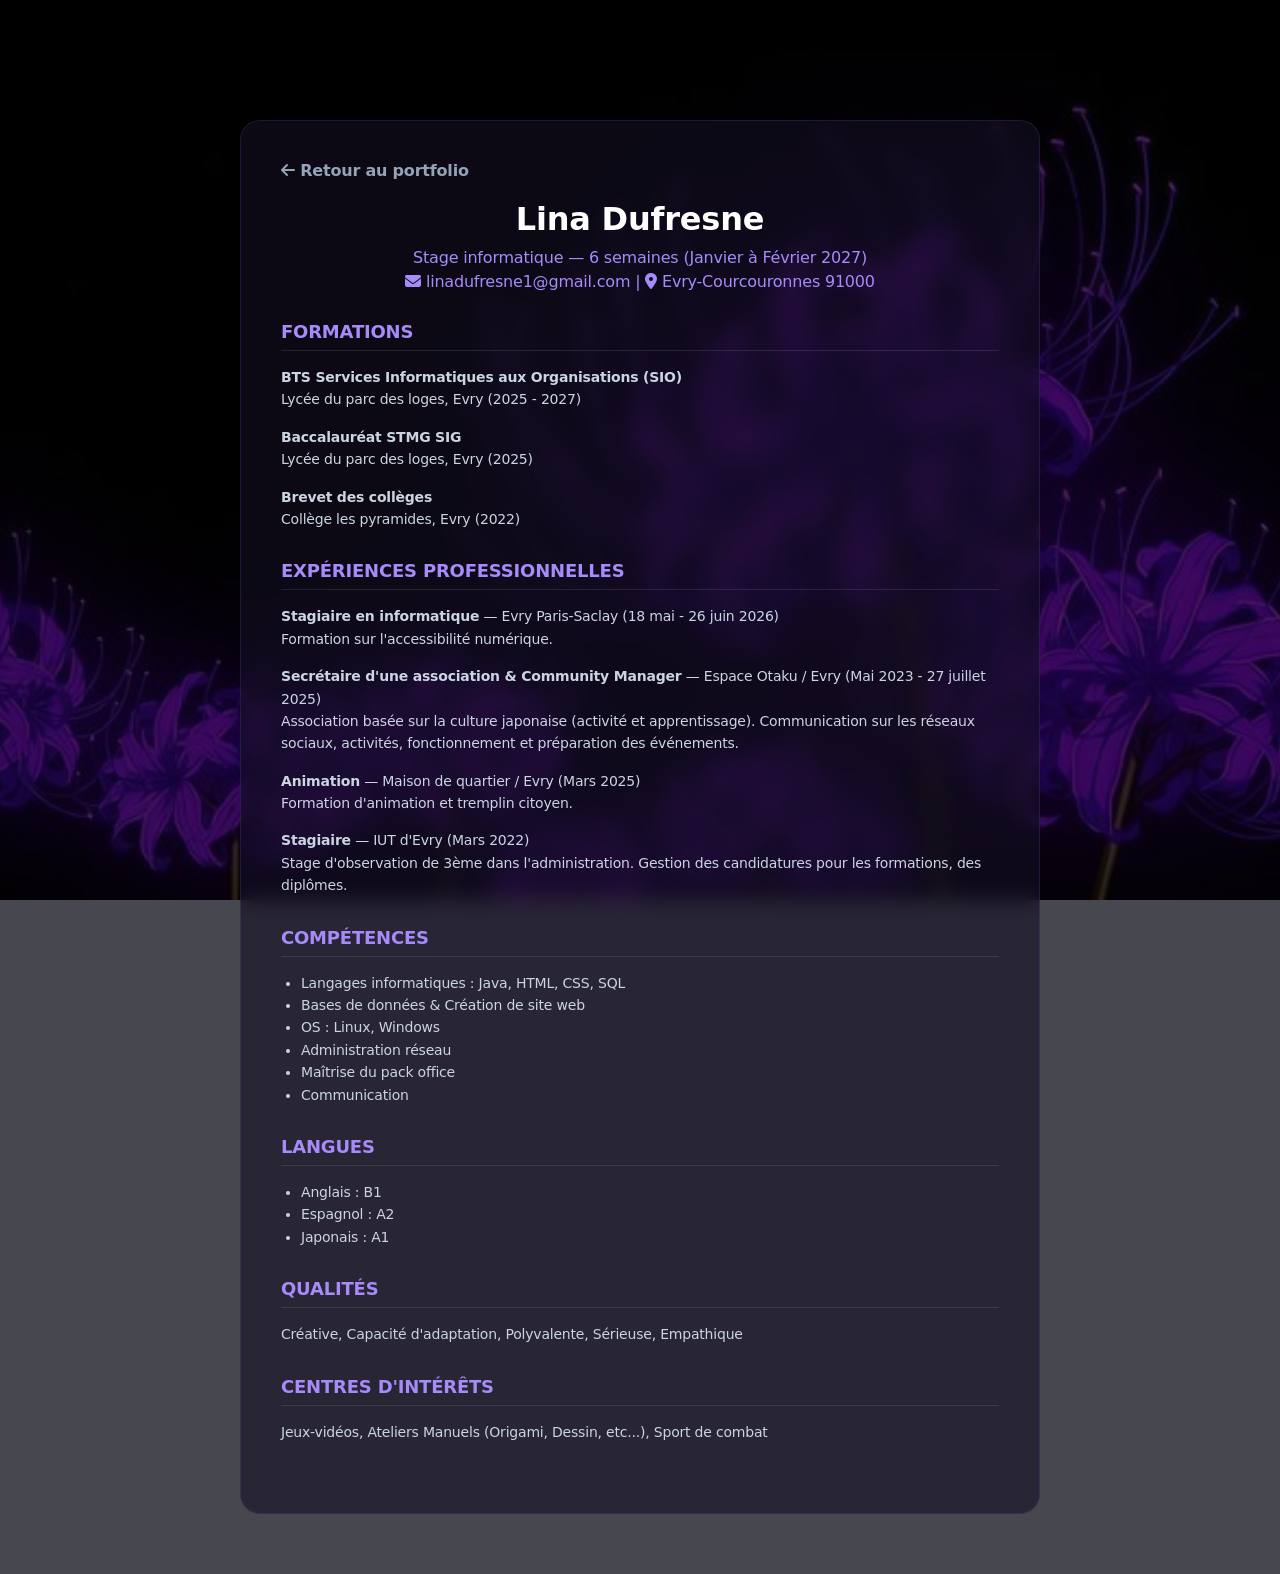
<file: cv.html>
<html lang="fr">
    <head>
        <meta charset="UTF-8">
        <meta name="viewport" content="width=device-width, initial-scale=1.0">
        <title>CV - Lina Dufresne</title>
        <link rel="stylesheet" href="https://cdnjs.cloudflare.com/ajax/libs/font-awesome/6.4.0/css/all.min.css">
        <link rel="stylesheet" href="style.css">
        <style>
            .cv-container {
                max-width: 800px;
                margin: 120px auto 60px auto;
                background: var(--card-bg);
                border: 1px solid var(--card-border);
                padding: 40px;
                border-radius: 20px;
                backdrop-filter: blur(10px);
            }
            .cv-header {
                text-align: center;
                margin-bottom: 30px;
            }
            .cv-header h1 {
                font-size: 32px;
                color: #fff;
                margin-bottom: 10px;
            }
            .cv-header p {
                color: var(--primary-color);
                font-size: 16px;
                margin-bottom: 5px;
            }
            .cv-section {
                margin-bottom: 30px;
            }
            .cv-section h3 {
                color: var(--primary-color);
                font-size: 18px;
                border-bottom: 1px solid rgba(255,255,255,0.1);
                padding-bottom: 8px;
                margin-bottom: 15px;
                text-transform: uppercase;
            }
            .cv-section p, .cv-section li {
                color: #cbd5e1;
                font-size: 14px;
                line-height: 1.6;
            }
            .cv-section ul {
                padding-left: 20px;
            }
            .cv-item {
                margin-bottom: 15px;
            }
            .back-btn {
                display: inline-block;
                margin-bottom: 20px;
                color: var(--text-muted);
                text-decoration: none;
                font-weight: 600;
            }
            .back-btn:hover {
                color: #fff;
            }
        </style>
    </head>
    <body>
        <div class="cv-container">
            <a href="index.html#presentation" class="back-btn"><i class="fas fa-arrow-left"></i> Retour au portfolio</a>
            
            <div class="cv-header">
                <h1>Lina Dufresne</h1>
                <p>Stage informatique — 6 semaines (Janvier à Février 2027)</p>
                <p><i class="fas fa-envelope"></i> linadufresne1@gmail.com | <i class="fas fa-map-marker-alt"></i> Evry-Courcouronnes 91000</p>
            </div>

            <div class="cv-section">
                <h3>Formations</h3>
                <div class="cv-item">
                    <p><strong>BTS Services Informatiques aux Organisations (SIO)</strong><br>
                    Lycée du parc des loges, Evry (2025 - 2027)</p>
                </div>
                <div class="cv-item">
                    <p><strong>Baccalauréat STMG SIG</strong><br>
                    Lycée du parc des loges, Evry (2025)</p>
                </div>
                <div class="cv-item">
                    <p><strong>Brevet des collèges</strong><br>
                    Collège les pyramides, Evry (2022)</p>
                </div>
            </div>

            <div class="cv-section">
                <h3>Expériences Professionnelles</h3>
                <div class="cv-item">
                    <p><strong>Stagiaire en informatique</strong> — Evry Paris-Saclay (18 mai - 26 juin 2026)<br>
                    Formation sur l'accessibilité numérique.</p>
                </div>
                <div class="cv-item">
                    <p><strong>Secrétaire d'une association & Community Manager</strong> — Espace Otaku / Evry (Mai 2023 - 27 juillet 2025)<br>
                    Association basée sur la culture japonaise (activité et apprentissage). Communication sur les réseaux sociaux, activités, fonctionnement et préparation des événements.</p>
                </div>
                <div class="cv-item">
                    <p><strong>Animation</strong> — Maison de quartier / Evry (Mars 2025)<br>
                    Formation d'animation et tremplin citoyen.</p>
                </div>
                <div class="cv-item">
                    <p><strong>Stagiaire</strong> — IUT d'Evry (Mars 2022)<br>
                    Stage d'observation de 3ème dans l'administration. Gestion des candidatures pour les formations, des diplômes.</p>
                </div>
            </div>

            <div class="cv-section">
                <h3>Compétences</h3>
                <ul>
                    <li>Langages informatiques : Java, HTML, CSS, SQL</li>
                    <li>Bases de données & Création de site web</li>
                    <li>OS : Linux, Windows</li>
                    <li>Administration réseau</li>
                    <li>Maîtrise du pack office</li>
                    <li>Communication</li>
                </ul>
            </div>

            <div class="cv-section">
                <h3>Langues</h3>
                <ul>
                    <li>Anglais : B1</li>
                    <li>Espagnol : A2</li>
                    <li>Japonais : A1</li>
                </ul>
            </div>

            <div class="cv-section">
                <h3>Qualités</h3>
                <p>Créative, Capacité d'adaptation, Polyvalente, Sérieuse, Empathique</p>
            </div>

            <div class="cv-section">
                <h3>Centres d'intérêts</h3>
                <p>Jeux-vidéos, Ateliers Manuels (Origami, Dessin, etc...), Sport de combat</p>
            </div>
        </div>
    </body>
</html>
</file>
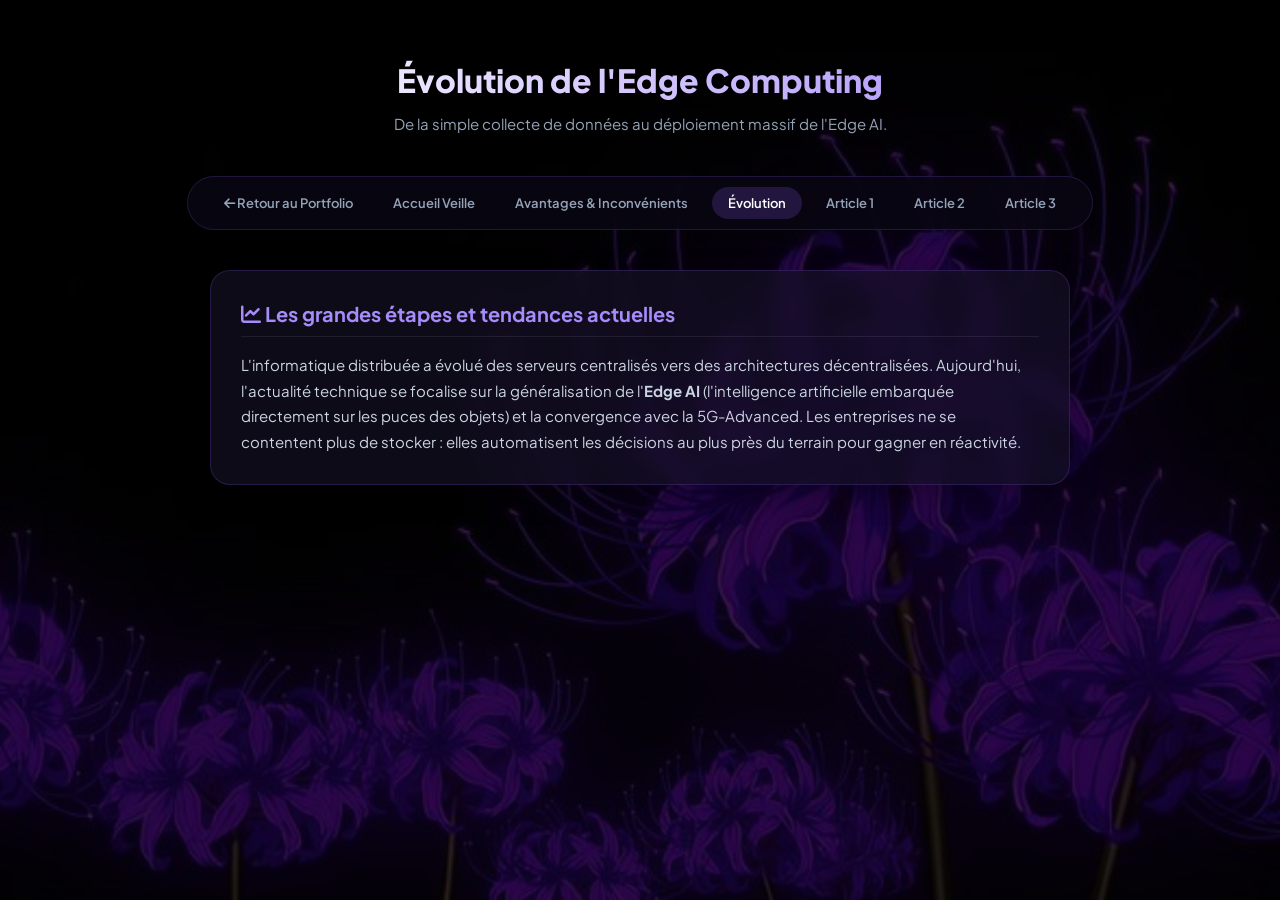
<file: Evolution.html>
<html lang="fr">
    <head>
        <title>Évolution - Edge Computing</title>
        <link rel="stylesheet" href="https://cdnjs.cloudflare.com/ajax/libs/font-awesome/6.4.0/css/all.min.css">
        <link rel="stylesheet" href="style_veille.css">
    </head>
    <body>

        <header>
            <h1>Évolution de l'Edge Computing</h1>
            <p>De la simple collecte de données au déploiement massif de l'Edge AI.</p>
        </header>

        <nav>
            <a href="index.html#veilles" class="btn-back"><i class="fas fa-arrow-left"></i> Retour au Portfolio</a>
            <a href="veille_index.html">Accueil Veille</a>
            <a href="avantagesETinconvenients.html">Avantages & Inconvénients</a>
            <a href="evolution.html" class="active">Évolution</a>
            <a href="Article1.html">Article 1</a>
            <a href="Article2.html">Article 2</a>
            <a href="Article3.html">Article 3</a>
        </nav>

        <div class="container">
            <article>
                <div class="bloc">
                    <h2><i class="fas fa-chart-line"></i> Les grandes étapes et tendances actuelles</h2>
                    <p>
                        L'informatique distribuée a évolué des serveurs centralisés vers des architectures décentralisées. Aujourd'hui, l'actualité technique se focalise sur la généralisation de l'<strong>Edge AI</strong> (l'intelligence artificielle embarquée directement sur les puces des objets) et la convergence avec la 5G-Advanced. Les entreprises ne se contentent plus de stocker : elles automatisent les décisions au plus près du terrain pour gagner en réactivité.
                    </p>
                </div>
            </article>
        </div>

    </body>
</html>
</file>
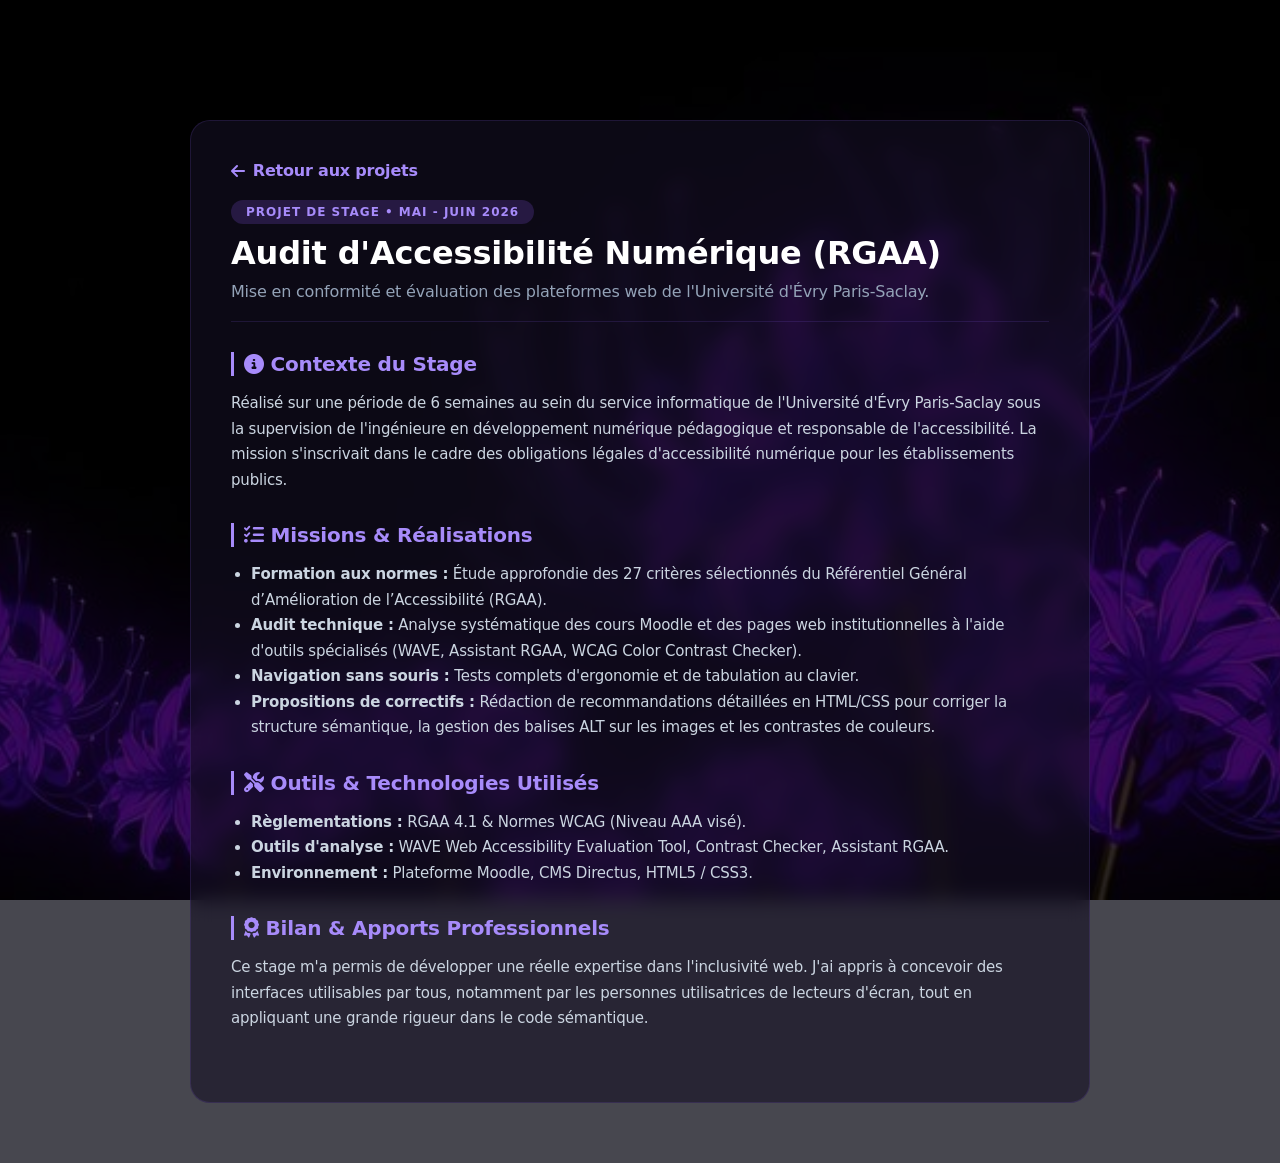
<file: projet-audit-accessibilite.html>
<html lang="fr">
    <head>
        <title>Projet - Audit d'Accessibilité Numérique</title>
        <link rel="stylesheet" href="https://cdnjs.cloudflare.com/ajax/libs/font-awesome/6.4.0/css/all.min.css">
        <link rel="stylesheet" href="style.css">
        <style>
            .project-detail-container {
                max-width: 900px;
                margin: 120px auto 60px auto;
                background: var(--card-bg);
                border: 1px solid var(--card-border);
                padding: 40px;
                border-radius: 20px;
                backdrop-filter: blur(10px);
            }
            .back-btn {
                display: inline-flex;
                align-items: center;
                gap: 8px;
                margin-bottom: 25px;
                color: var(--primary-color);
                text-decoration: none;
                font-weight: 600;
            }
            .back-btn:hover { color: #fff; }
            .project-detail-header { margin-bottom: 30px; border-bottom: 1px solid var(--card-border); padding-bottom: 20px; }
            .project-detail-header h1 { font-size: 32px; color: #fff; margin-bottom: 10px; }
            .detail-section { margin-bottom: 30px; }
            .detail-section h3 { color: var(--primary-color); font-size: 20px; margin-bottom: 15px; border-left: 3px solid var(--primary-color); padding-left: 10px; }
            .detail-section p, .detail-section li { color: #cbd5e1; font-size: 15px; line-height: 1.7; }
            .detail-section ul { padding-left: 20px; }
        </style>
    </head>
    <body>
        <div class="project-detail-container">
            <a href="index.html#projets" class="back-btn"><i class="fas fa-arrow-left"></i> Retour aux projets</a>
            
            <div class="project-detail-header">
                <span class="project-type" style="background: rgba(139, 92, 246, 0.2); color: var(--primary-color); padding: 5px 15px; border-radius: 50px; font-size: 12px; font-weight: bold;">PROJET DE STAGE &bull; MAI - JUIN 2026</span>
                <h1 style="margin-top: 15px;">Audit d'Accessibilité Numérique (RGAA)</h1>
                <p style="color: var(--text-muted);">Mise en conformité et évaluation des plateformes web de l'Université d'Évry Paris-Saclay.</p>
            </div>

            <div class="detail-section">
                <h3><i class="fas fa-info-circle"></i> Contexte du Stage</h3>
                <p>Réalisé sur une période de 6 semaines au sein du service informatique de l'Université d'Évry Paris-Saclay sous la supervision de l'ingénieure en développement numérique pédagogique et responsable de l'accessibilité. La mission s'inscrivait dans le cadre des obligations légales d'accessibilité numérique pour les établissements publics.</p>
            </div>

            <div class="detail-section">
                <h3><i class="fas fa-tasks"></i> Missions & Réalisations</h3>
                <ul>
                    <li><strong>Formation aux normes :</strong> Étude approfondie des 27 critères sélectionnés du Référentiel Général d’Amélioration de l’Accessibilité (RGAA).</li>
                    <li><strong>Audit technique :</strong> Analyse systématique des cours Moodle et des pages web institutionnelles à l'aide d'outils spécialisés (WAVE, Assistant RGAA, WCAG Color Contrast Checker).</li>
                    <li><strong>Navigation sans souris :</strong> Tests complets d'ergonomie et de tabulation au clavier.</li>
                    <li><strong>Propositions de correctifs :</strong> Rédaction de recommandations détaillées en HTML/CSS pour corriger la structure sémantique, la gestion des balises ALT sur les images et les contrastes de couleurs.</li>
                </ul>
            </div>

            <div class="detail-section">
                <h3><i class="fas fa-tools"></i> Outils & Technologies Utilisés</h3>
                <ul>
                    <li><strong>Règlementations :</strong> RGAA 4.1 & Normes WCAG (Niveau AAA visé).</li>
                    <li><strong>Outils d'analyse :</strong> WAVE Web Accessibility Evaluation Tool, Contrast Checker, Assistant RGAA.</li>
                    <li><strong>Environnement :</strong> Plateforme Moodle, CMS Directus, HTML5 / CSS3.</li>
                </ul>
            </div>

            <div class="detail-section">
                <h3><i class="fas fa-award"></i> Bilan & Apports Professionnels</h3>
                <p>Ce stage m'a permis de développer une réelle expertise dans l'inclusivité web. J'ai appris à concevoir des interfaces utilisables par tous, notamment par les personnes utilisatrices de lecteurs d'écran, tout en appliquant une grande rigueur dans le code sémantique.</p>
            </div>
        </div>
    </body>
</html>
</file>
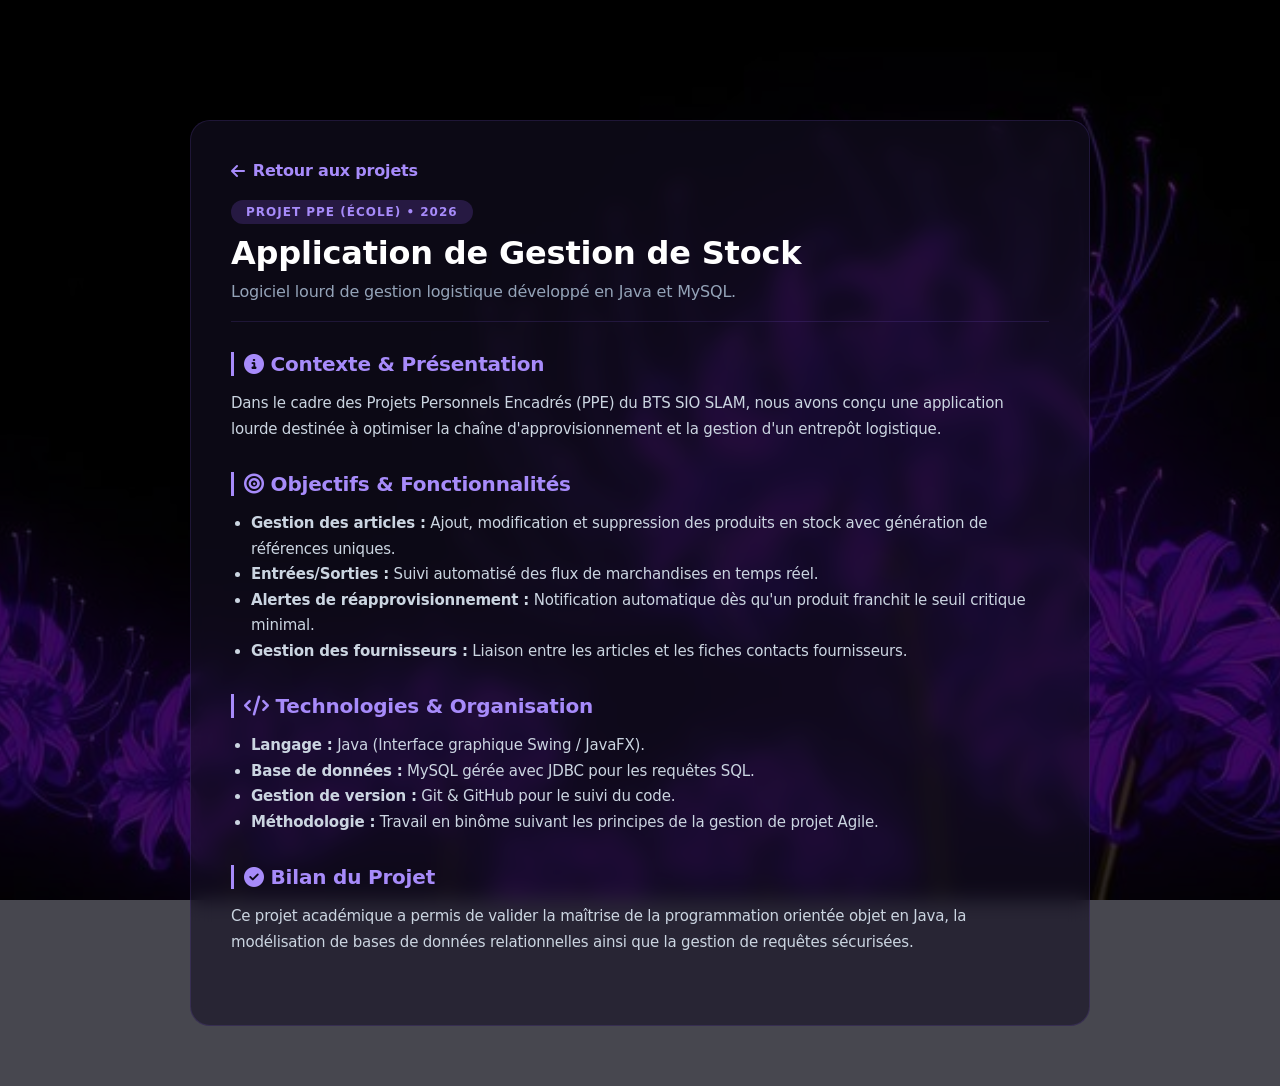
<file: projet-gestion-stock.html>
<html lang="fr">
    <head>
        <title>Projet - Application de Gestion de Stock</title>
        <link rel="stylesheet" href="https://cdnjs.cloudflare.com/ajax/libs/font-awesome/6.4.0/css/all.min.css">
        <link rel="stylesheet" href="style.css">
        <style>
            .project-detail-container {
                max-width: 900px;
                margin: 120px auto 60px auto;
                background: var(--card-bg);
                border: 1px solid var(--card-border);
                padding: 40px;
                border-radius: 20px;
                backdrop-filter: blur(10px);
            }
            .back-btn {
                display: inline-flex;
                align-items: center;
                gap: 8px;
                margin-bottom: 25px;
                color: var(--primary-color);
                text-decoration: none;
                font-weight: 600;
            }
            .back-btn:hover { color: #fff; }
            .project-detail-header { margin-bottom: 30px; border-bottom: 1px solid var(--card-border); padding-bottom: 20px; }
            .project-detail-header h1 { font-size: 32px; color: #fff; margin-bottom: 10px; }
            .detail-section { margin-bottom: 30px; }
            .detail-section h3 { color: var(--primary-color); font-size: 20px; margin-bottom: 15px; border-left: 3px solid var(--primary-color); padding-left: 10px; }
            .detail-section p, .detail-section li { color: #cbd5e1; font-size: 15px; line-height: 1.7; }
            .detail-section ul { padding-left: 20px; }
        </style>
    </head>
    <body>
        <div class="project-detail-container">
            <a href="index.html#projets" class="back-btn"><i class="fas fa-arrow-left"></i> Retour aux projets</a>
            
            <div class="project-detail-header">
                <span class="project-type" style="background: rgba(139, 92, 246, 0.2); color: var(--primary-color); padding: 5px 15px; border-radius: 50px; font-size: 12px; font-weight: bold;">PROJET PPE (ÉCOLE) &bull; 2026</span>
                <h1 style="margin-top: 15px;">Application de Gestion de Stock</h1>
                <p style="color: var(--text-muted);">Logiciel lourd de gestion logistique développé en Java et MySQL.</p>
            </div>

            <div class="detail-section">
                <h3><i class="fas fa-info-circle"></i> Contexte & Présentation</h3>
                <p>Dans le cadre des Projets Personnels Encadrés (PPE) du BTS SIO SLAM, nous avons conçu une application lourde destinée à optimiser la chaîne d'approvisionnement et la gestion d'un entrepôt logistique.</p>
            </div>

            <div class="detail-section">
                <h3><i class="fas fa-bullseye"></i> Objectifs & Fonctionnalités</h3>
                <ul>
                    <li><strong>Gestion des articles :</strong> Ajout, modification et suppression des produits en stock avec génération de références uniques.</li>
                    <li><strong>Entrées/Sorties :</strong> Suivi automatisé des flux de marchandises en temps réel.</li>
                    <li><strong>Alertes de réapprovisionnement :</strong> Notification automatique dès qu'un produit franchit le seuil critique minimal.</li>
                    <li><strong>Gestion des fournisseurs :</strong> Liaison entre les articles et les fiches contacts fournisseurs.</li>
                </ul>
            </div>

            <div class="detail-section">
                <h3><i class="fas fa-code"></i> Technologies & Organisation</h3>
                <ul>
                    <li><strong>Langage :</strong> Java (Interface graphique Swing / JavaFX).</li>
                    <li><strong>Base de données :</strong> MySQL gérée avec JDBC pour les requêtes SQL.</li>
                    <li><strong>Gestion de version :</strong> Git & GitHub pour le suivi du code.</li>
                    <li><strong>Méthodologie :</strong> Travail en binôme suivant les principes de la gestion de projet Agile.</li>
                </ul>
            </div>

            <div class="detail-section">
                <h3><i class="fas fa-check-circle"></i> Bilan du Projet</h3>
                <p>Ce projet académique a permis de valider la maîtrise de la programmation orientée objet en Java, la modélisation de bases de données relationnelles ainsi que la gestion de requêtes sécurisées.</p>
            </div>
        </div>
    </body>
</html>
</file>
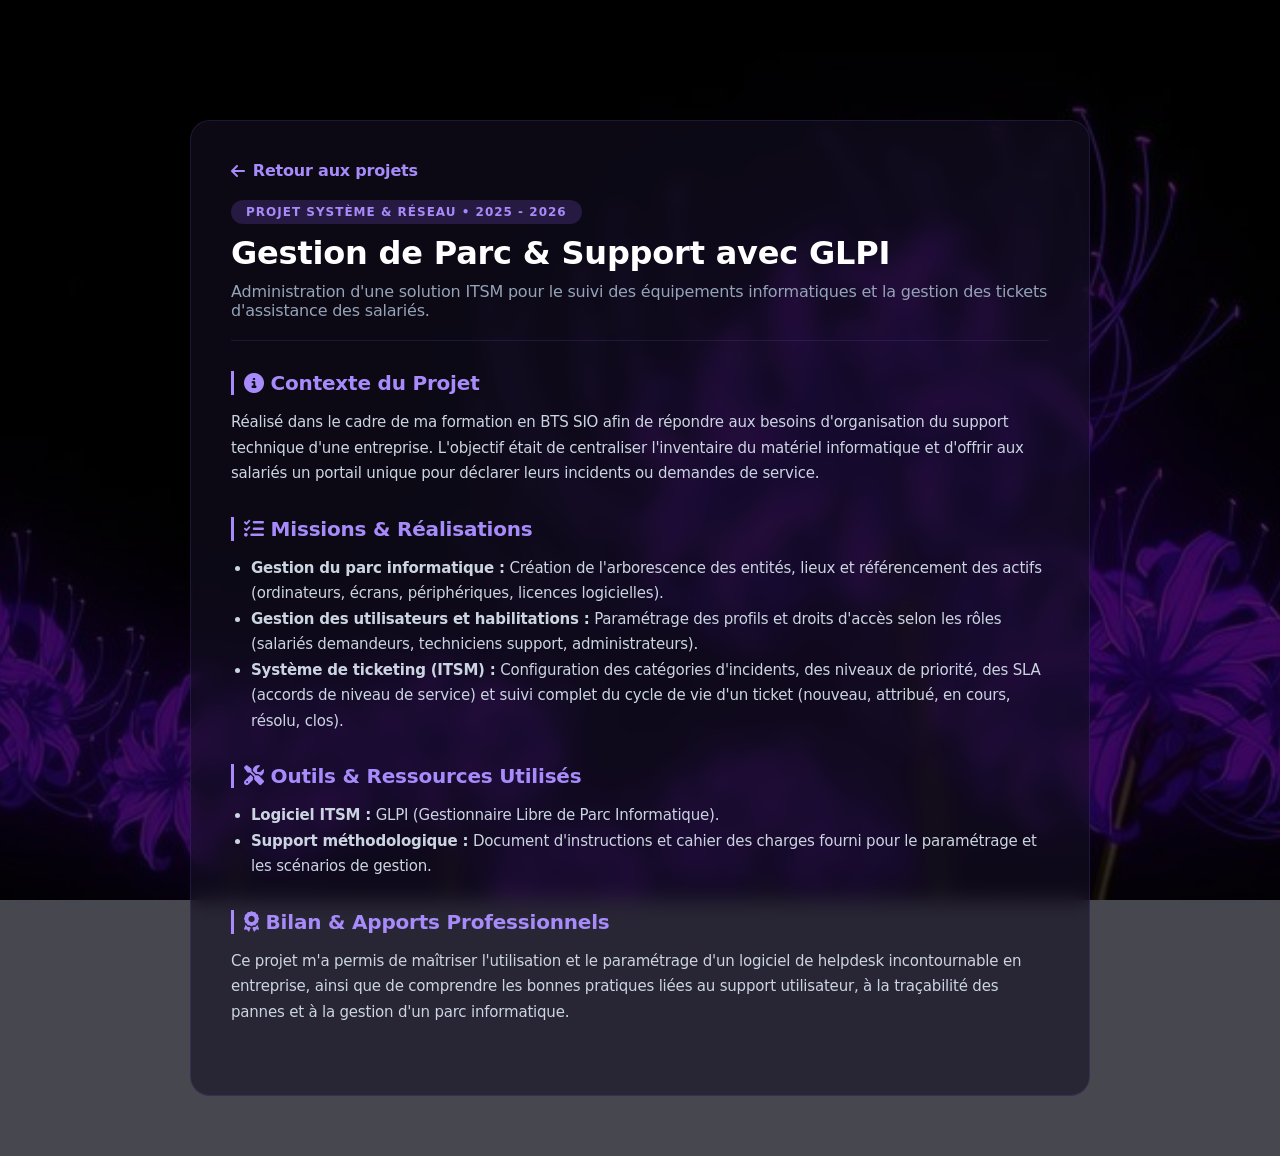
<file: projet-glpi.html>
<html lang="fr">
    <head>
        <title>Projet - Gestion de Parc & Support avec GLPI</title>
        <link rel="stylesheet" href="https://cdnjs.cloudflare.com/ajax/libs/font-awesome/6.4.0/css/all.min.css">
        <link rel="stylesheet" href="style.css">
        <style>
            .project-detail-container {
                max-width: 900px;
                margin: 120px auto 60px auto;
                background: var(--card-bg);
                border: 1px solid var(--card-border);
                padding: 40px;
                border-radius: 20px;
                backdrop-filter: blur(10px);
            }
            .back-btn {
                display: inline-flex;
                align-items: center;
                gap: 8px;
                margin-bottom: 25px;
                color: var(--primary-color);
                text-decoration: none;
                font-weight: 600;
            }
            .back-btn:hover { color: #fff; }
            .project-detail-header { margin-bottom: 30px; border-bottom: 1px solid var(--card-border); padding-bottom: 20px; }
            .project-detail-header h1 { font-size: 32px; color: #fff; margin-bottom: 10px; }
            .detail-section { margin-bottom: 30px; }
            .detail-section h3 { color: var(--primary-color); font-size: 20px; margin-bottom: 15px; border-left: 3px solid var(--primary-color); padding-left: 10px; }
            .detail-section p, .detail-section li { color: #cbd5e1; font-size: 15px; line-height: 1.7; }
            .detail-section ul { padding-left: 20px; }
        </style>
    </head>
    <body>
        <div class="project-detail-container">
            <a href="index.html#projets" class="back-btn"><i class="fas fa-arrow-left"></i> Retour aux projets</a>
            
            <div class="project-detail-header">
                <span class="project-type" style="background: rgba(139, 92, 246, 0.2); color: var(--primary-color); padding: 5px 15px; border-radius: 50px; font-size: 12px; font-weight: bold;">PROJET SYSTÈME &amp; RÉSEAU &bull; 2025 - 2026</span>
                <h1 style="margin-top: 15px;">Gestion de Parc &amp; Support avec GLPI</h1>
                <p style="color: var(--text-muted);">Administration d'une solution ITSM pour le suivi des équipements informatiques et la gestion des tickets d'assistance des salariés.</p>
            </div>

            <div class="detail-section">
                <h3><i class="fas fa-info-circle"></i> Contexte du Projet</h3>
                <p>Réalisé dans le cadre de ma formation en BTS SIO afin de répondre aux besoins d'organisation du support technique d'une entreprise. L'objectif était de centraliser l'inventaire du matériel informatique et d'offrir aux salariés un portail unique pour déclarer leurs incidents ou demandes de service.</p>
            </div>

            <div class="detail-section">
                <h3><i class="fas fa-tasks"></i> Missions &amp; Réalisations</h3>
                <ul>
                    <li><strong>Gestion du parc informatique :</strong> Création de l'arborescence des entités, lieux et référencement des actifs (ordinateurs, écrans, périphériques, licences logicielles).</li>
                    <li><strong>Gestion des utilisateurs et habilitations :</strong> Paramétrage des profils et droits d'accès selon les rôles (salariés demandeurs, techniciens support, administrateurs).</li>
                    <li><strong>Système de ticketing (ITSM) :</strong> Configuration des catégories d'incidents, des niveaux de priorité, des SLA (accords de niveau de service) et suivi complet du cycle de vie d'un ticket (nouveau, attribué, en cours, résolu, clos).</li>
                </ul>
            </div>

            <div class="detail-section">
                <h3><i class="fas fa-tools"></i> Outils &amp; Ressources Utilisés</h3>
                <ul>
                    <li><strong>Logiciel ITSM :</strong> GLPI (Gestionnaire Libre de Parc Informatique).</li>
                    <li><strong>Support méthodologique :</strong> Document d'instructions et cahier des charges fourni pour le paramétrage et les scénarios de gestion.</li>
                </ul>
            </div>

            <div class="detail-section">
                <h3><i class="fas fa-award"></i> Bilan &amp; Apports Professionnels</h3>
                <p>Ce projet m'a permis de maîtriser l'utilisation et le paramétrage d'un logiciel de helpdesk incontournable en entreprise, ainsi que de comprendre les bonnes pratiques liées au support utilisateur, à la traçabilité des pannes et à la gestion d'un parc informatique.</p>
            </div>
        </div>
    </body>
</html>
</file>
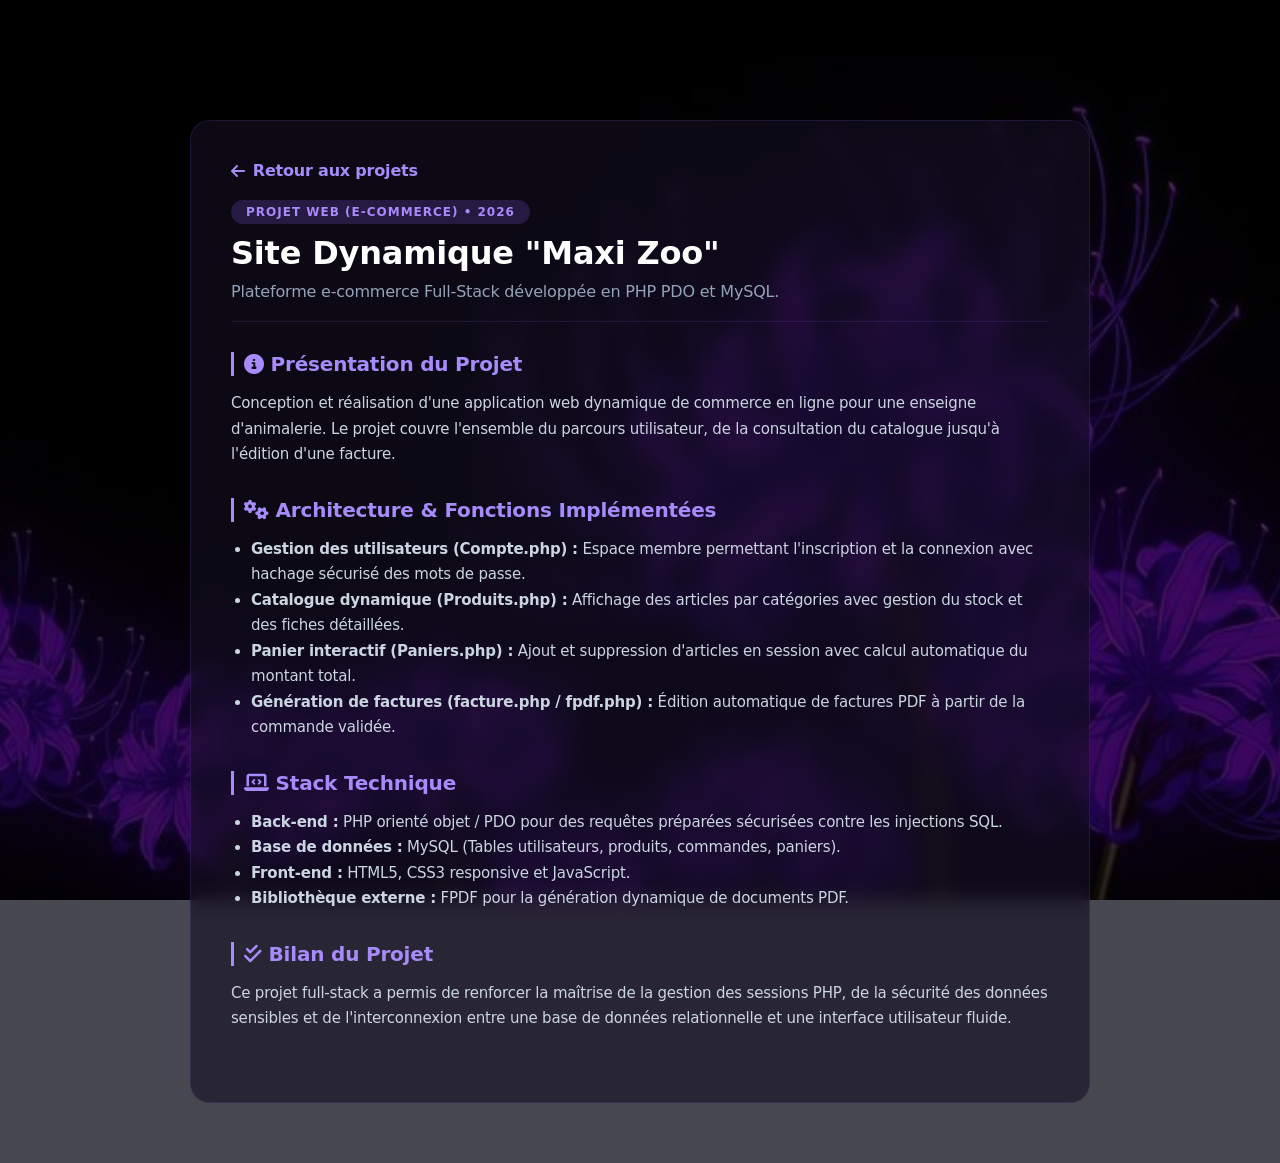
<file: projet-maxi-zoo.html>
<html lang="fr">
    <head>
        <title>Projet - Site Dynamique Maxi Zoo</title>
        <link rel="stylesheet" href="https://cdnjs.cloudflare.com/ajax/libs/font-awesome/6.4.0/css/all.min.css">
        <link rel="stylesheet" href="style.css">
        <style>
            .project-detail-container {
                max-width: 900px;
                margin: 120px auto 60px auto;
                background: var(--card-bg);
                border: 1px solid var(--card-border);
                padding: 40px;
                border-radius: 20px;
                backdrop-filter: blur(10px);
            }
            .back-btn {
                display: inline-flex;
                align-items: center;
                gap: 8px;
                margin-bottom: 25px;
                color: var(--primary-color);
                text-decoration: none;
                font-weight: 600;
            }
            .back-btn:hover { color: #fff; }
            .project-detail-header { margin-bottom: 30px; border-bottom: 1px solid var(--card-border); padding-bottom: 20px; }
            .project-detail-header h1 { font-size: 32px; color: #fff; margin-bottom: 10px; }
            .detail-section { margin-bottom: 30px; }
            .detail-section h3 { color: var(--primary-color); font-size: 20px; margin-bottom: 15px; border-left: 3px solid var(--primary-color); padding-left: 10px; }
            .detail-section p, .detail-section li { color: #cbd5e1; font-size: 15px; line-height: 1.7; }
            .detail-section ul { padding-left: 20px; }
        </style>
    </head>
    <body>
        <div class="project-detail-container">
            <a href="index.html#projets" class="back-btn"><i class="fas fa-arrow-left"></i> Retour aux projets</a>
            
            <div class="project-detail-header">
                <span class="project-type" style="background: rgba(139, 92, 246, 0.2); color: var(--primary-color); padding: 5px 15px; border-radius: 50px; font-size: 12px; font-weight: bold;">PROJET WEB (E-COMMERCE) &bull; 2026</span>
                <h1 style="margin-top: 15px;">Site Dynamique "Maxi Zoo"</h1>
                <p style="color: var(--text-muted);">Plateforme e-commerce Full-Stack développée en PHP PDO et MySQL.</p>
            </div>

            <div class="detail-section">
                <h3><i class="fas fa-info-circle"></i> Présentation du Projet</h3>
                <p>Conception et réalisation d'une application web dynamique de commerce en ligne pour une enseigne d'animalerie. Le projet couvre l'ensemble du parcours utilisateur, de la consultation du catalogue jusqu'à l'édition d'une facture.</p>
            </div>

            <div class="detail-section">
                <h3><i class="fas fa-cogs"></i> Architecture & Fonctions Implémentées</h3>
                <ul>
                    <li><strong>Gestion des utilisateurs (Compte.php) :</strong> Espace membre permettant l'inscription et la connexion avec hachage sécurisé des mots de passe.</li>
                    <li><strong>Catalogue dynamique (Produits.php) :</strong> Affichage des articles par catégories avec gestion du stock et des fiches détaillées.</li>
                    <li><strong>Panier interactif (Paniers.php) :</strong> Ajout et suppression d'articles en session avec calcul automatique du montant total.</li>
                    <li><strong>Génération de factures (facture.php / fpdf.php) :</strong> Édition automatique de factures PDF à partir de la commande validée.</li>
                </ul>
            </div>

            <div class="detail-section">
                <h3><i class="fas fa-laptop-code"></i> Stack Technique</h3>
                <ul>
                    <li><strong>Back-end :</strong> PHP orienté objet / PDO pour des requêtes préparées sécurisées contre les injections SQL.</li>
                    <li><strong>Base de données :</strong> MySQL (Tables utilisateurs, produits, commandes, paniers).</li>
                    <li><strong>Front-end :</strong> HTML5, CSS3 responsive et JavaScript.</li>
                    <li><strong>Bibliothèque externe :</strong> FPDF pour la génération dynamique de documents PDF.</li>
                </ul>
            </div>

            <div class="detail-section">
                <h3><i class="fas fa-check-double"></i> Bilan du Projet</h3>
                <p>Ce projet full-stack a permis de renforcer la maîtrise de la gestion des sessions PHP, de la sécurité des données sensibles et de l'interconnexion entre une base de données relationnelle et une interface utilisateur fluide.</p>
            </div>
        </div>
    </body>
</html>
</file>
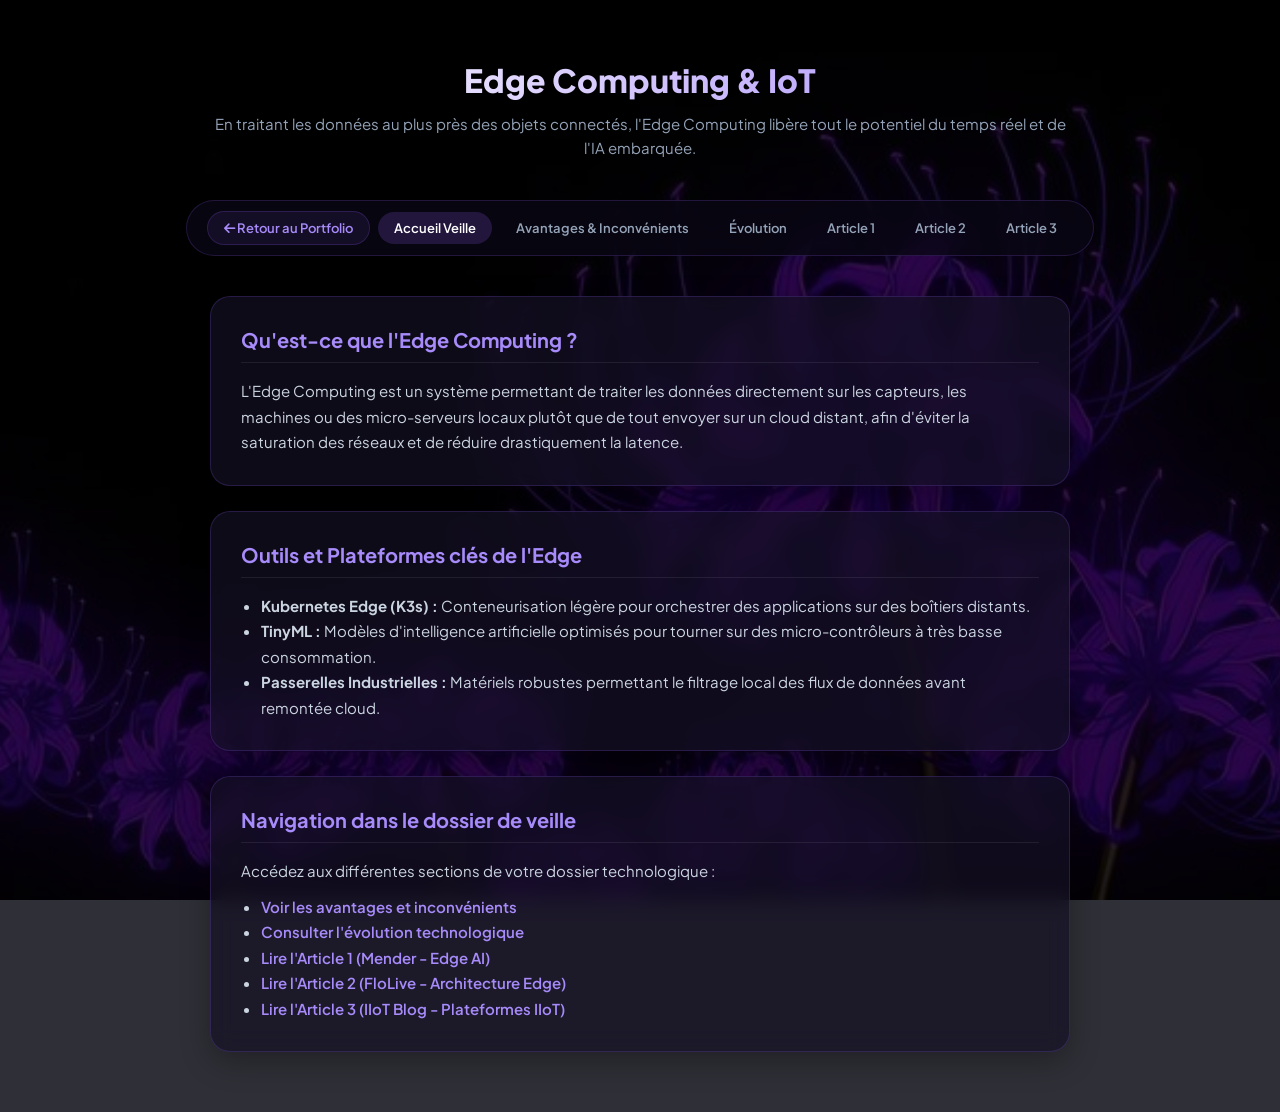
<file: veille_index.html>
<html>
    <head>
        <meta name="viewport" content="width=device-width, initial-scale=1.0">
        <title>Veille Informatique - Edge Computing & IoT</title>
        <link rel="stylesheet" href="https://cdnjs.cloudflare.com/ajax/libs/font-awesome/6.4.0/css/all.min.css">
        <link rel="stylesheet" href="style_veille.css">
    </head>
    <body>

        <header>
            <h1>Edge Computing & IoT</h1>
            <p>En traitant les données au plus près des objets connectés, l'Edge Computing libère tout le potentiel du temps réel et de l'IA embarquée.</p>
        </header>

        <!-- Navigation avec retour au portfolio -->
        <nav>
            <a href="index.html#veilles" style="color: var(--primary-color); border: 1px solid var(--card-border); background: rgba(139, 92, 246, 0.1);"><i class="fas fa-arrow-left"></i> Retour au Portfolio</a>
            <a href="veille_index.html" class="active">Accueil Veille</a>
            <a href="avantagesETinconvenients.html">Avantages & Inconvénients</a>
            <a href="Evolution.html">Évolution</a>
            <a href="Article1.html">Article 1</a>
            <a href="Article2.html">Article 2</a>
            <a href="Article3.html">Article 3</a>
        </nav>

        <div class="container">
            <article>
                <div class="bloc">
                    <h2>Qu'est-ce que l'Edge Computing ?</h2>
                    <p>L'Edge Computing est un système permettant de traiter les données directement sur les capteurs, les machines ou des micro-serveurs locaux plutôt que de tout envoyer sur un cloud distant, afin d'éviter la saturation des réseaux et de réduire drastiquement la latence.</p>
                </div>
            </article>
            
            <article>
                <div class="bloc">
                    <h2>Outils et Plateformes clés de l'Edge</h2>
                    <ul>
                        <li><strong>Kubernetes Edge (K3s) :</strong> Conteneurisation légère pour orchestrer des applications sur des boîtiers distants.</li>
                        <li><strong>TinyML :</strong> Modèles d'intelligence artificielle optimisés pour tourner sur des micro-contrôleurs à très basse consommation.</li>
                        <li><strong>Passerelles Industrielles :</strong> Matériels robustes permettant le filtrage local des flux de données avant remontée cloud.</li>
                    </ul>
                </div>
            </article>

            <article>
                <div class="bloc">
                    <h2>Navigation dans le dossier de veille</h2>
                    <p>Accédez aux différentes sections de votre dossier technologique :</p>
                    <ul style="margin-top: 10px;">
                        <li><a href="avantagesETinconvenients.html">Voir les avantages et inconvénients</a></li>
                        <li><a href="Evolution.html">Consulter l'évolution technologique</a></li>
                        <li><a href="Article1.html">Lire l'Article 1 (Mender - Edge AI)</a></li>
                        <li><a href="Article2.html">Lire l'Article 2 (FloLive - Architecture Edge)</a></li>
                        <li><a href="Article3.html">Lire l'Article 3 (IIoT Blog - Plateformes IIoT)</a></li>
                    </ul>
                </div>
            </article>
        </div>

    </body>
</html>
</file>
<file: style.css>
:root {
				--bg-color: #03000a;
				--card-bg: rgba(20, 16, 36, 0.6);
				--card-border: rgba(139, 92, 246, 0.15);
				--text-color: #f8fafc;
				--text-muted: #94a3b8;
				--primary-color: #a78bfa;
				--primary-glow: rgba(167, 139, 250, 0.3);
				--accent-purple: #8b5cf6;
				--accent-green: #34d399;
				--accent-green-bg: rgba(52, 211, 153, 0.1);
				--border-color: rgba(255, 255, 255, 0.08);
				--timeline-line: rgba(139, 92, 246, 0.3);
				--violet-black-gradient: radial-gradient(circle at 50% 50%, #130f26 0%, #03000a 100%);
			}

			/* ==========================================================================
			   RESETS & STYLES GLOBAUX FLUIDES
			   ========================================================================== */
			* {
				margin: 0;
				padding: 0;
				box-sizing: border-box;
				font-family: 'Plus Jakarta Sans', 'Segoe UI', system-ui, sans-serif;
				scroll-behavior: smooth;
			}

			body {
				background-image: url('japan.jpeg');
				background-size: cover;
				background-position: center;
				background-attachment: fixed;
				background-repeat: no-repeat;
				background-color: rgba(10, 10, 20, 0.75);
				background-blend-mode: overlay;
				color: var(--text-color);
				overflow-x: hidden;
				letter-spacing: -0.2px;
			}


			/* ==========================================================================
			   BARRE DE NAVIGATION PREMIUM
			   ========================================================================== */
			header {
				position: fixed;
				top: 0;
				left: 50%;
				transform: translateX(-50%);
				width: 100%;
				max-width: 1400px;
				padding: 20px 40px;
				display: flex;
				justify-content: space-between;
				align-items: center;
				z-index: 100;
			}

			.logo {
				font-size: 22px;
				font-weight: 800;
				letter-spacing: 2px;
				color: #fff;
				background: linear-gradient(to right, #fff, var(--primary-color));
				background-clip: text;
				-webkit-text-fill-color: transparent;
			}

			nav {
				background: rgba(10, 7, 20, 0.6);
				padding: 6px 16px;
				border-radius: 100px;
				border: 1px solid var(--card-border);
				backdrop-filter: blur(12px);
				-webkit-backdrop-filter: blur(12px);
				box-shadow: 0 4px 30px rgba(0, 0, 0, 0.4);
				display: flex;
				align-items: center;
				flex-wrap: wrap;
			}

			nav a {
				color: var(--text-muted);
				text-decoration: none;
				margin: 0 4px;
				font-size: 13px;
				font-weight: 600;
				padding: 8px 14px;
				border-radius: 50px;
				transition: all 0.4s cubic-bezier(0.16, 1, 0.3, 1);
			}

			nav a:hover, nav a.active {
				color: #fff;
				background: rgba(139, 92, 246, 0.15);
				box-shadow: inset 0 0 12px rgba(139, 92, 246, 0.2);
			}

			/* ==========================================================================
			   STRUCTURES DES SECTIONS ÉPURÉES
			   ========================================================================== */
			section {
				width: 100%;
				min-height: 100vh;
				display: flex;
				flex-direction: column;
				justify-content: center;
				align-items: center;
				padding: 120px 8% 100px 8%;
				position: relative;
				background: transparent !important;
			}

			.section-title {
				font-size: 36px;
				font-weight: 800;
				text-transform: uppercase;
				letter-spacing: 2px;
				margin-bottom: 50px;
				text-align: center;
				background: linear-gradient(180deg, #fff 0%, var(--text-muted) 100%);
				background-clip: text;
				-webkit-text-fill-color: transparent;
			}

			.scroll-arrow {
				position: absolute;
				bottom: 35px;
				left: 50%;
				transform: translateX(-50%);
				color: var(--primary-color);
				font-size: 20px;
				text-decoration: none;
				transition: all 0.3s ease;
				animation: bounce 2s infinite;
				z-index: 5;
				cursor: pointer;
				opacity: 0.7;
			}

			.scroll-arrow:hover {
				opacity: 1;
				color: #fff;
				text-shadow: 0 0 10px var(--primary-color);
			}

			@keyframes bounce {
				0%, 20%, 50%, 80%, 100% { transform: translate(-50%, 0); }
				40% { transform: translate(-50%, -10px); }
				60% { transform: translate(-50%, -5px); }
			}

			/* ==========================================================================
			   PAGE 1 : ACCUEIL
			   ========================================================================== */
			.page-home {
				background: transparent !important;
				flex-direction: row;
				justify-content: space-between;
				align-items: center;
				text-align: left;
			}

			.home-left {
				z-index: 2;
				max-width: 600px;
			}

			.home-icons {
				display: flex;
				gap: 20px;
				margin-bottom: 25px;
			}

			.home-icons a {
				color: var(--text-muted);
				font-size: 20px;
				transition: all 0.3s ease;
			}

			.home-icons a:hover {
				color: var(--primary-color);
				transform: translateY(-3px);
				filter: drop-shadow(0 0 8px var(--primary-color));
			}

			.home-title {
				font-size: 64px;
				font-weight: 900;
				line-height: 1.05;
				margin-bottom: 20px;
				letter-spacing: -2px;
				background: linear-gradient(to right, #ffffff, #a78bfa);
				background-clip: text;
				-webkit-text-fill-color: transparent;
			}

			.home-subtitle {
				font-size: 22px;
				color: var(--text-muted);
				margin-bottom: 40px;
				font-weight: 400;
			}

			.btn-welcome {
				padding: 14px 44px;
				border-radius: 100px;
				font-size: 15px;
				font-weight: 600;
				text-decoration: none;
				color: white;
				border: 1px solid var(--primary-color);
				background: rgba(139, 92, 246, 0.1);
				transition: all 0.3s ease;
				display: inline-block;
				box-shadow: 0 0 20px rgba(139, 92, 246, 0.1);
			}

			.btn-welcome:hover {
				background: var(--primary-color);
				color: #03000a;
				box-shadow: 0 0 30px var(--primary-glow);
				transform: translateY(-2px);
			}

			.home-right-illustration {
				z-index: 2;
				width: 45%;
				display: flex;
				justify-content: center;
			}

			/* ==========================================================================
			   PAGE 2 : PRÉSENTATION
			   ========================================================================== */
			.page-about {
				flex-direction: row;
				justify-content: space-between;
				align-items: center;
				gap: 50px;
			}

			.about-content {
				max-width: 650px;
			}

			.about-text {
				font-size: 16px;
				color: var(--text-muted);
				line-height: 1.7;
				margin-bottom: 25px;
			}

			.bts-box {
				background: rgba(139, 92, 246, 0.05);
				border-left: 4px solid var(--primary-color);
				padding: 15px 20px;
				border-radius: 0 12px 12px 0;
				margin-bottom: 30px;
				font-size: 14px;
				color: #cbd5e1;
				line-height: 1.6;
			}

			.bts-box strong {
				color: #fff;
			}

			.btn-outlined {
				padding: 14px 38px;
				border-radius: 100px;
				font-size: 15px;
				font-weight: 600;
				text-decoration: none;
				color: white;
				border: 1px solid rgba(255, 255, 255, 0.2);
				background: transparent;
				transition: all 0.3s ease;
				display: inline-flex;
				align-items: center;
				gap: 10px;
			}

			.btn-outlined:hover {
				background: #fff;
				color: #03000a;
				border-color: #fff;
				transform: translateY(-3px);
				box-shadow: 0 10px 20px rgba(255, 255, 255, 0.1);
			}

			.about-illustration {
				width: 35%;
				display: flex;
				justify-content: center;
			}

			.profile-container {
				width: 260px;
				height: 260px;
				border-radius: 40px;
				background: linear-gradient(135deg, var(--accent-purple), #4f46e5);
				padding: 3px;
				box-shadow: 0 20px 40px rgba(139, 92, 246, 0.25);
				transform: rotate(3deg);
				transition: all 0.5s ease;
			}

			.profile-container:hover {
				transform: rotate(0deg) scale(1.03);
				box-shadow: 0 25px 50px rgba(139, 92, 246, 0.4);
			}

			.profile-pic {
				width: 100%;
				height: 100%;
				border-radius: 37px;
				background-color: #0a0714;
				display: flex;
				align-items: center;
				justify-content: center;
				color: var(--text-muted);
				overflow: hidden;
			}

			/* ==========================================================================
			   PAGE 3 : COMPÉTENCES
			   ========================================================================== */
			.skills-grid {
				display: grid;
				grid-template-columns: repeat(auto-fit, minmax(300px, 1fr));
				gap: 30px;
				width: 100%;
				max-width: 1200px;
			}

			.tag-group {
				background: var(--card-bg);
				border: 1px solid var(--card-border);
				padding: 30px;
				border-radius: 20px;
				backdrop-filter: blur(6px);
				transition: all 0.4s ease;
			}

			.tag-group:hover {
				border-color: var(--primary-color);
				transform: translateY(-5px);
				box-shadow: 0 15px 30px rgba(139, 92, 246, 0.1);
			}

			.tag-group h4 {
				font-size: 14px;
				color: var(--primary-color);
				text-transform: uppercase;
				margin-bottom: 20px;
				letter-spacing: 1.5px;
				font-weight: 700;
			}

			.tag-list {
				display: flex;
				flex-wrap: wrap;
				gap: 10px;
			}

			.tag {
				background: rgba(255, 255, 255, 0.03);
				border: 1px solid rgba(255, 255, 255, 0.08);
				padding: 8px 16px;
				border-radius: 100px;
				font-size: 14px;
				color: #e2e8f0;
				transition: all 0.3s ease;
			}

			.tag:hover {
				background: rgba(139, 92, 246, 0.1);
				border-color: rgba(139, 92, 246, 0.4);
				color: #fff;
			}

			/* ==========================================================================
			   PAGE 4 : PROJETS & RÉALISATIONS
			   ========================================================================== */
			.projects-grid {
				display: grid;
				grid-template-columns: repeat(auto-fit, minmax(450px, 1fr));
				gap: 30px;
				width: 100%;
				max-width: 1200px;
			}

			.project-card {
				background: var(--card-bg);
				border: 1px solid var(--card-border);
				border-radius: 20px;
				padding: 30px;
				transition: all 0.3s ease;
			}

			.project-card:hover {
				border-color: var(--primary-color);
				transform: translateY(-4px);
			}

			.project-header {
				display: flex;
				justify-content: space-between;
				align-items: flex-start;
				margin-bottom: 15px;
			}

			.project-type {
				font-size: 11px;
				text-transform: uppercase;
				letter-spacing: 1px;
				background: rgba(139, 92, 246, 0.15);
				color: var(--primary-color);
				padding: 4px 12px;
				border-radius: 50px;
				font-weight: 700;
			}

			.project-date {
				font-size: 12px;
				color: var(--text-muted);
			}

			.project-card h3 {
				font-size: 22px;
				color: #fff;
				margin-bottom: 15px;
			}

			.project-details {
				font-size: 14px;
				color: #cbd5e1;
				margin-bottom: 15px;
				line-height: 1.6;
			}

			.project-details p {
				margin-bottom: 8px;
			}

			.project-details strong {
				color: var(--primary-color);
			}

			.project-techs {
				display: flex;
				flex-wrap: wrap;
				gap: 8px;
				margin-top: 15px;
			}

			.tech-badge {
				font-size: 12px;
				background: rgba(255, 255, 255, 0.05);
				padding: 4px 10px;
				border-radius: 6px;
				color: #94a3b8;
			}

			/* ==========================================================================
			   PAGE 5 : PARCOURS
			   ========================================================================== */
			.status-tag {
				background-color: var(--accent-green-bg);
				color: var(--accent-green);
				padding: 8px 20px;
				border-radius: 100px;
				font-size: 14px;
				font-weight: 600;
				margin: -20px auto 40px auto;
				border: 1px solid rgba(52, 211, 153, 0.2);
				display: inline-flex;
				align-items: center;
				gap: 10px;
			}

			.status-dot {
				width: 8px;
				height: 8px;
				background-color: var(--accent-green);
				border-radius: 50%;
				box-shadow: 0 0 12px var(--accent-green);
				animation: pulse 2s infinite;
			}

			@keyframes pulse {
				0% { transform: scale(0.95); opacity: 0.5; }
				50% { transform: scale(1.2); opacity: 1; }
				100% { transform: scale(0.95); opacity: 0.5; }
			}

			.timeline-columns {
				display: flex;
				width: 100%;
				max-width: 1200px;
				gap: 60px;
			}

			.timeline-column {
				flex: 1;
			}

			.sub-column-title {
				font-size: 18px;
				text-transform: uppercase;
				letter-spacing: 1.5px;
				color: #fff;
				margin-bottom: 35px;
				display: flex;
				align-items: center;
				gap: 12px;
			}

			.sub-column-title i {
				color: var(--primary-color);
			}

			.timeline {
				position: relative;
				padding-left: 30px;
			}

			.timeline::before {
				content: '';
				position: absolute;
				left: 0;
				top: 5px;
				bottom: 5px;
				width: 2px;
				background: linear-gradient(to bottom, var(--timeline-line), transparent);
			}

			.timeline-item {
				position: relative;
				margin-bottom: 40px;
			}

			.timeline-bullet {
				position: absolute;
				left: -34px;
				top: 5px;
				width: 10px;
				height: 10px;
				background-color: var(--primary-color);
				border-radius: 50%;
				box-shadow: 0 0 10px var(--primary-color);
			}

			.timeline-date {
				font-size: 12px;
				font-weight: 700;
				letter-spacing: 1.5px;
				color: var(--primary-color);
				margin-bottom: 8px;
			}

			.timeline-title {
				font-size: 18px;
				font-weight: 700;
				letter-spacing: 0.5px;
				margin-bottom: 6px;
				color: #fff;
			}

			.timeline-subtitle {
				font-size: 14px;
				color: var(--text-muted);
				margin-bottom: 10px;
				font-weight: 500;
			}

			.timeline-desc {
				font-size: 14px;
				color: #cbd5e1;
				line-height: 1.6;
			}

			/* ==========================================================================
			   PAGE 6 : VEILLES RÉGLEMENTAIRES & TECHNOLOGIQUES
			   ========================================================================== */
			.veille-container {
				display: flex;
				flex-direction: column;
				gap: 40px;
				width: 100%;
				max-width: 1200px;
			}

			.veille-block {
				background: var(--card-bg);
				border: 1px solid var(--card-border);
				border-radius: 20px;
				padding: 35px;
			}

			.veille-block h3 {
				font-size: 22px;
				color: #fff;
				margin-bottom: 15px;
				display: flex;
				align-items: center;
				gap: 10px;
			}

			.veille-block h3 i {
				color: var(--primary-color);
			}

			.veille-tools {
				margin-bottom: 25px;
				font-size: 14px;
				color: var(--text-muted);
			}

			.veille-tools strong {
				color: #fff;
			}

			.article-card {
				background: rgba(255, 255, 255, 0.02);
				border: 1px solid rgba(255, 255, 255, 0.05);
				border-radius: 12px;
				padding: 20px;
				margin-top: 15px;
				transition: all 0.3s ease;
			}

			.article-card:hover {
				background: rgba(139, 92, 246, 0.03);
				border-color: rgba(139, 92, 246, 0.2);
			}

			.article-meta {
				display: flex;
				justify-content: space-between;
				font-size: 12px;
				color: var(--primary-color);
				margin-bottom: 8px;
				font-weight: 600;
			}

			.article-card h4 {
				color: #fff;
				font-size: 16px;
				margin-bottom: 10px;
			}

			.article-card p {
				font-size: 14px;
				color: var(--text-muted);
				line-height: 1.5;
				margin-bottom: 15px;
			}

			.article-link {
				color: var(--primary-color);
				text-decoration: none;
				font-size: 13px;
				font-weight: 600;
				display: inline-flex;
				align-items: center;
				gap: 5px;
			}

			.article-link:hover {
				text-decoration: underline;
			}

			/* ==========================================================================
			   PAGE 7 : ORIENTATION & HOBBIES
			   ========================================================================== */
			.future-grid {
				display: grid;
				grid-template-columns: 1fr 1fr;
				gap: 40px;
				width: 100%;
				max-width: 1200px;
			}

			.future-card {
				background: var(--card-bg);
				border: 1px solid var(--card-border);
				border-radius: 20px;
				padding: 35px;
			}

			.future-card h3 {
				font-size: 22px;
				color: #fff;
				margin-bottom: 20px;
				display: flex;
				align-items: center;
				gap: 10px;
			}

			.future-card h3 i {
				color: var(--primary-color);
			}

			.future-card p {
				font-size: 15px;
				color: #cbd5e1;
				line-height: 1.7;
			}

			/* ==========================================================================
			   PAGE 8 : ME CONTACTER
			   ========================================================================== */
			.contact-container {
				width: 100%;
				max-width: 600px;
				background-color: var(--card-bg);
				border: 1px solid var(--card-border);
				padding: 45px;
				border-radius: 24px;
				backdrop-filter: blur(10px);
				box-shadow: 0 20px 50px rgba(0, 0, 0, 0.4);
			}

			.form-group {
				position: relative;
				margin-bottom: 25px;
			}

			.form-group input, 
			.form-group textarea {
				width: 100%;
				padding: 16px 20px;
				background-color: rgba(255, 255, 255, 0.02);
				border: 1px solid rgba(255, 255, 255, 0.08);
				border-radius: 12px;
				color: var(--text-color);
				font-size: 15px;
				outline: none;
				transition: all 0.3s ease;
			}

			.form-group textarea {
				resize: vertical;
				min-height: 140px;
			}

			.form-group input:focus, 
			.form-group textarea:focus {
				border-color: var(--primary-color);
				background-color: rgba(139, 92, 246, 0.05);
				box-shadow: 0 0 20px rgba(139, 92, 246, 0.15);
			}

			.btn-submit {
				width: 100%;
				padding: 16px;
				background: var(--primary-color);
				color: #03000a;
				border: none;
				border-radius: 12px;
				font-size: 16px;
				font-weight: 600;
				cursor: pointer;
				transition: all 0.3s ease;
				display: flex;
				justify-content: center;
				align-items: center;
				gap: 10px;
			}

			.btn-submit:hover {
				background: #fff;
				transform: translateY(-2px);
				box-shadow: 0 10px 20px rgba(139, 92, 246, 0.2);
			}

			/* ==========================================================================
			   RESPONSIVE DESIGN ADAPTATIF
			   ========================================================================== */
			@media (max-width: 1024px) {
				header {
					flex-direction: column;
					gap: 15px;
					padding: 15px;
					position: absolute;
				}
				nav {
					width: 100%;
					justify-content: center;
					padding: 8px;
				}
				section {
					padding-top: 180px;
					min-height: auto;
					flex-direction: column !important;
					text-align: center !important;
				}
				.home-left, .about-content {
					max-width: 100%;
					display: flex;
					flex-direction: column;
					align-items: center;
				}
				.home-icons, .home-right-illustration, .about-illustration {
					width: 100%;
					justify-content: center;
					margin-top: 30px;
				}
				.timeline-columns, .future-grid, .projects-grid {
					flex-direction: column;
					gap: 40px;
				}
				.projects-grid {
					grid-template-columns: 1fr;
				}
			}
</file>
<file: style_veille.css>
@import url('https://fonts.googleapis.com/css2?family=Plus+Jakarta+Sans:wght@400;600;700;800&display=swap');

:root {
    --bg-color: #03000a;
    --card-bg: rgba(20, 16, 36, 0.7);
    --card-border: rgba(139, 92, 246, 0.2);
    --text-color: #f8fafc;
    --text-muted: #94a3b8;
    --primary-color: #a78bfa;
    --accent-purple: #8b5cf6;
}

* {
    margin: 0;
    padding: 0;
    box-sizing: border-box;
    font-family: 'Plus Jakarta Sans', system-ui, sans-serif;
}

body {
    background-image: url('japan.jpeg');
    background-size: cover;
    background-position: center;
    background-attachment: fixed;
    background-blend-mode: overlay;
    background-color: rgba(10, 10, 20, 0.85);
    color: var(--text-color);
    min-height: 100vh;
    padding-bottom: 60px;
}

header {
    text-align: center;
    padding: 60px 20px 20px 20px;
    max-width: 900px;
    margin: 0 auto;
}

header h1 {
    font-size: 32px;
    font-weight: 800;
    background: linear-gradient(to right, #ffffff, var(--primary-color));
    -webkit-background-clip: text;
    -webkit-text-fill-color: transparent;
    margin-bottom: 12px;
}

header p {
    color: var(--text-muted);
    font-size: 15px;
    line-height: 1.6;
}

nav {
    background: rgba(10, 7, 20, 0.75);
    padding: 10px 20px;
    border-radius: 100px;
    border: 1px solid var(--card-border);
    backdrop-filter: blur(12px);
    width: fit-content;
    max-width: 95%;
    margin: 20px auto 40px auto;
    display: flex;
    justify-content: center;
    align-items: center;
    flex-wrap: wrap;
    gap: 8px;
}

nav a {
    color: var(--text-muted);
    text-decoration: none;
    font-size: 13px;
    font-weight: 600;
    padding: 8px 16px;
    border-radius: 50px;
    transition: all 0.3s ease;
}

nav a:hover, nav a.active {
    color: #fff;
    background: rgba(139, 92, 246, 0.2);
}

.container {
    max-width: 900px;
    margin: 0 auto;
    padding: 0 20px;
    display: flex;
    flex-direction: column;
    gap: 25px;
}

article {
    background: var(--card-bg);
    border: 1px solid var(--card-border);
    border-radius: 20px;
    padding: 30px;
    backdrop-filter: blur(10px);
    box-shadow: 0 10px 30px rgba(0, 0, 0, 0.3);
}

article h2 {
    color: var(--primary-color);
    font-size: 20px;
    margin-bottom: 15px;
    border-bottom: 1px solid rgba(255, 255, 255, 0.08);
    padding-bottom: 10px;
}

article p, article li {
    color: #cbd5e1;
    font-size: 15px;
    line-height: 1.7;
}

article ul {
    padding-left: 20px;
}

article a {
    color: var(--primary-color);
    text-decoration: none;
    font-weight: 600;
}

article a:hover {
    text-decoration: underline;
}
</file>
